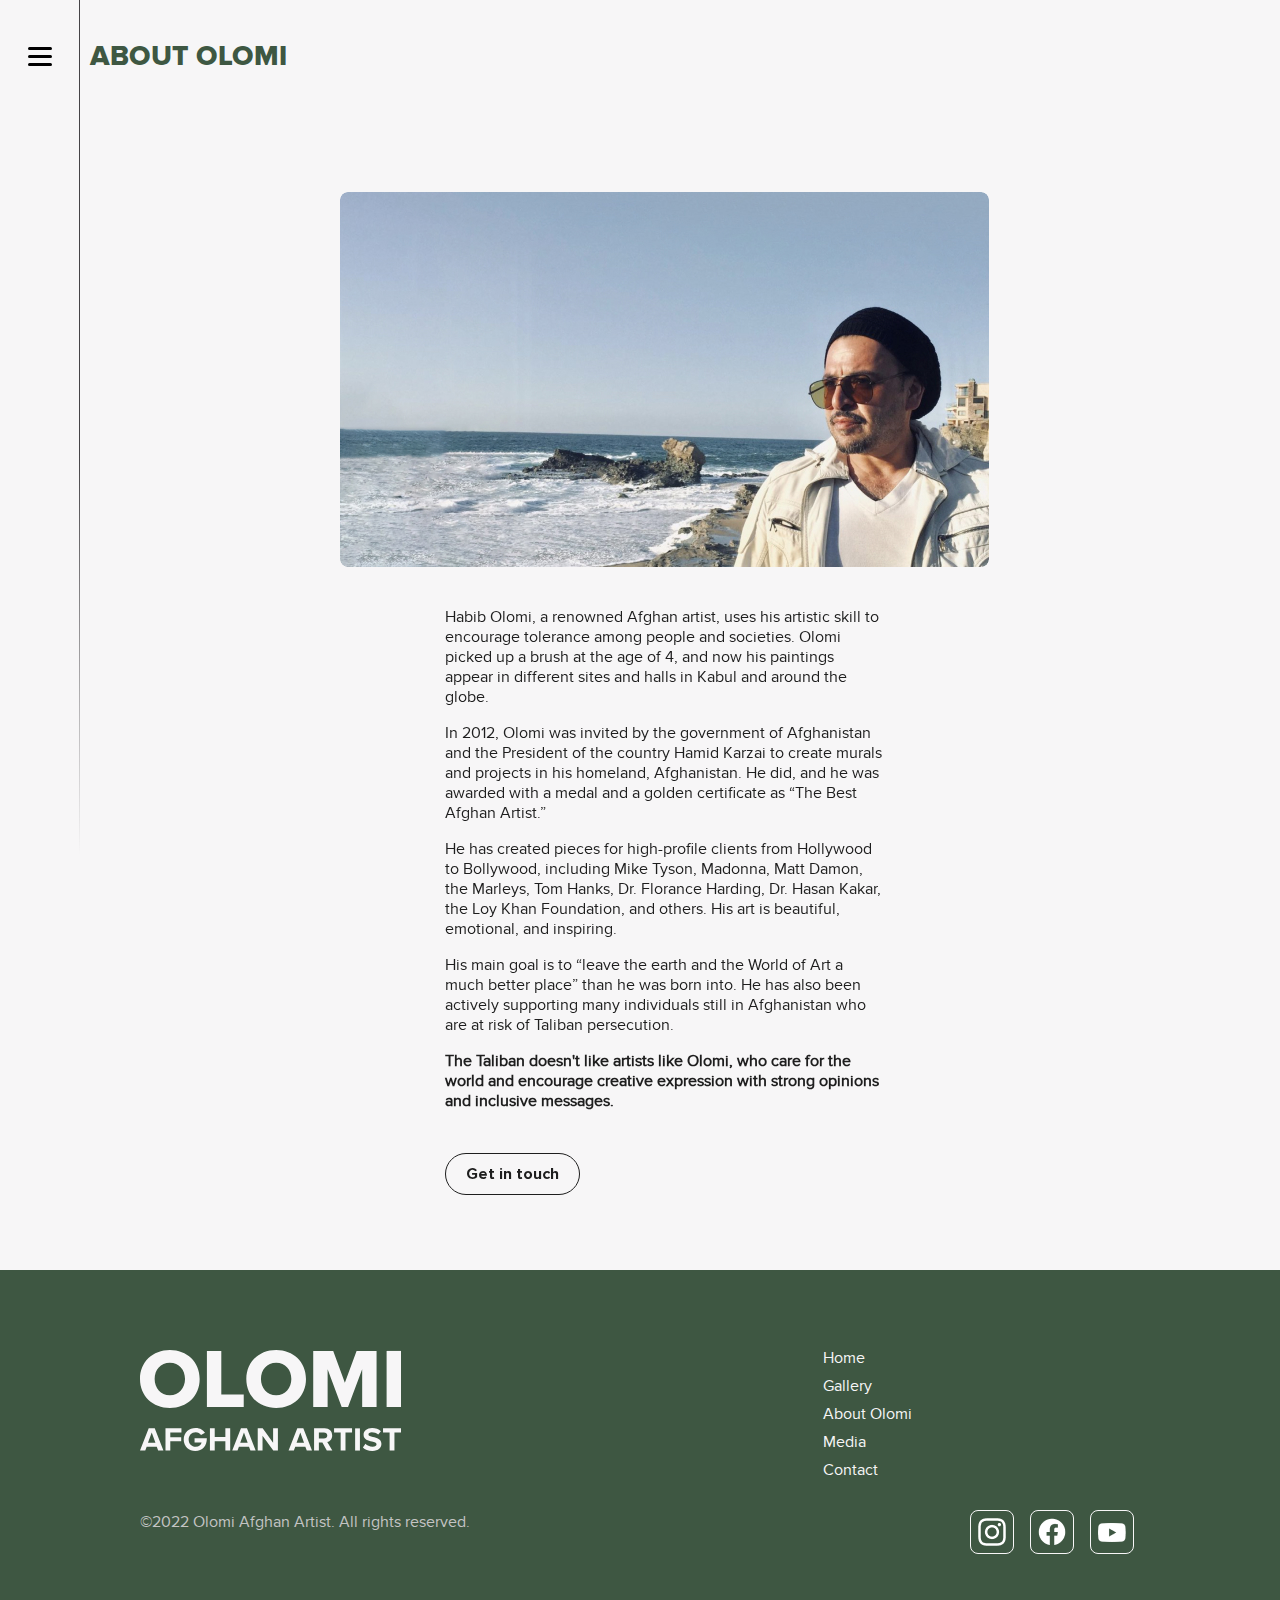
<file: about-olomi.html>
<!DOCTYPE html>
<html lang="en">

<head>
	<meta charset="utf-8">
	<meta name="description" content="">
	<meta http-equiv="X-UA-Compatible" content="IE=edge">
	<!-- <meta name="viewport" content="width=device-width, initial-scale=1"> -->
	<meta name="viewport" content="width=device-width, initial-scale=1, user-scalable=no">
	<title>OLOMI Gallery</title>
	<meta name="description" content="" />
	<meta name="title" content="" />
	<meta name="keywords" content="" />
	<!-- Favicon -->
	<link rel="apple-touch-icon" sizes="180x180" href="images/apple-touch-icon.png">
	<link rel="icon" type="image/png" sizes="32x32" href="images/favicon-32x32.png">
	<link rel="icon" type="image/png" sizes="16x16" href="images/favicon-16x16.png">
	<link rel="manifest" href="images/site.webmanifest">
	<link rel="mask-icon" href="images/safari-pinned-tab.svg" color="#5bbad5">
	<meta name="msapplication-TileColor" content="#da532c">

	<!-- Bootstrap -->
	<link href="css/bootstrap.css" rel="stylesheet">
	<!--=== Add By Designer ===-->
	<link href="css/slick.css" rel="stylesheet">
	<link href="css/aos.css" rel="stylesheet">
	<link href="css/style.css" rel="stylesheet">
	<link href="fonts/fonts.css" rel="stylesheet">
	<link href="css/responsive.css" rel="stylesheet">
	<!-- Font Awesome -->
	<link href="css/fontawesome.min.css" rel="stylesheet">
	<!--=== Windows Phone JS Code Start ===-->
	<script type="text/javascript">
		if (navigator.userAgent.match(/IEMobile\/10\.0/)) {
			var msViewportStyle = document.createElement('style')
			msViewportStyle.appendChild(
				document.createTextNode(
					'@-ms-viewport{width:auto!important}'
				)
			)
			document.querySelector('head').appendChild(msViewportStyle)
		}
	</script>
	<!--=== Windows Phone JS Code End ===-->
	<!-- HTML5 shim and Respond.js for IE8 support of HTML5 elements and media queries -->
	<!-- WARNING: Respond.js doesn't work if you view the page via file:// -->
	<!--[if lt IE 9]>
	<script src="https://oss.maxcdn.com/html5shiv/3.7.2/html5shiv.min.js"></script>
	<script src="https://oss.maxcdn.com/respond/1.4.2/respond.min.js"></script>
<![endif]-->
</head>

<body>

	<div class="sidebar">
		<a href="#" class="logo"><img src="images/logo2.svg" alt="logo" class="img-fluid"></a>
		<button class="navbar-toggler" type="button">
			<span class="navbar-toggler-icon">
				<span class="toggle-bar"></span>
				<span class="toggle-bar"></span>
				<span class="toggle-bar"></span>
			</span>
		</button>
	</div>


	<div class="navbar-menu">
		<div class="menu-close">
			<svg width="84" height="84" viewBox="0 0 84 84" fill="none" xmlns="http://www.w3.org/2000/svg">
				<circle cx="42" cy="42" r="41.5" stroke="white" />
				<path
					d="M54.2834 51.7167C55.0168 52.45 55.0168 53.55 54.2834 54.2833C53.9168 54.65 53.5501 54.8333 53.0001 54.8333C52.4501 54.8333 52.0834 54.65 51.7168 54.2833L42.0001 44.5667L32.2834 54.2833C31.9167 54.65 31.5501 54.8333 31.0001 54.8333C30.4501 54.8333 30.0834 54.65 29.7167 54.2833C28.9834 53.55 28.9834 52.45 29.7167 51.7167L39.4334 42L29.7167 32.2833C28.9834 31.55 28.9834 30.45 29.7167 29.7167C30.4501 28.9833 31.5501 28.9833 32.2834 29.7167L42.0001 39.4333L51.7168 29.7167C52.4501 28.9833 53.5501 28.9833 54.2834 29.7167C55.0168 30.45 55.0168 31.55 54.2834 32.2833L44.5667 42L54.2834 51.7167Z"
					fill="white" />
				<mask id="mask0_204_791" style="mask-type:alpha" maskUnits="userSpaceOnUse" x="29" y="29" width="26"
					height="26">
					<path
						d="M54.2834 51.7167C55.0168 52.45 55.0168 53.55 54.2834 54.2833C53.9168 54.65 53.5501 54.8333 53.0001 54.8333C52.4501 54.8333 52.0834 54.65 51.7168 54.2833L42.0001 44.5667L32.2834 54.2833C31.9167 54.65 31.5501 54.8333 31.0001 54.8333C30.4501 54.8333 30.0834 54.65 29.7167 54.2833C28.9834 53.55 28.9834 52.45 29.7167 51.7167L39.4334 42L29.7167 32.2833C28.9834 31.55 28.9834 30.45 29.7167 29.7167C30.4501 28.9833 31.5501 28.9833 32.2834 29.7167L42.0001 39.4333L51.7168 29.7167C52.4501 28.9833 53.5501 28.9833 54.2834 29.7167C55.0168 30.45 55.0168 31.55 54.2834 32.2833L44.5667 42L54.2834 51.7167Z"
						fill="white" />
				</mask>
				<g mask="url(#mask0_204_791)">
					<rect x="20" y="20" width="44" height="44" fill="white" />
				</g>
			</svg>
		</div>
		<ul class="navbar-nav">
			<li class="nav-item">
				<a class="nav-link active" href="home.html">Home</a>
			</li>
			<li class="nav-item">
				<a class="nav-link" href="gallery.html">Gallery</a>
			</li>
			<li class="nav-item">
				<a class="nav-link" href="about-olomi.html">About Olomi</a>
			</li>
			<li class="nav-item">
				<a class="nav-link" href="media.html">Media</a>
			</li>
			<li class="nav-item">
				<a class="nav-link" href="contact.html">Contact</a>
			</li>
		</ul>
	</div>

	<div class="main-wrapper">
		<div class="page-title">
			<h1>About Olomi</h1>
		</div>

		<div class="portfilo-detail-main">
			<div class="container">
				<div class="about-detail">
					<div class="portfolio-image" data-aos="fade" data-aos-offset="100" data-aos-delay="100" data-aos-duration="1000"
					data-aos-easing="ease-in-out">
						<img src="images/about.jpg" alt="about" class="img-fluid">
					</div>
					<div class="portfolio-detail" data-aos="fade" data-aos-offset="100" data-aos-delay="100" data-aos-duration="1000"
					data-aos-easing="ease-in-out">
						<div class="detail">
							<p>Habib Olomi, a renowned Afghan artist, uses his artistic skill to encourage tolerance among people and societies. Olomi picked up a brush at the age of 4, and now his paintings appear in different sites and halls in Kabul and around the globe.</p>
							<p>In 2012, Olomi was invited by the government of Afghanistan and the President of the country Hamid Karzai to create murals and projects in his homeland, Afghanistan. He did, and he was awarded with a medal and a golden certificate as “The Best Afghan Artist.”</p>
							<p>He has created pieces for high-profile clients from Hollywood to Bollywood, including Mike Tyson, Madonna, Matt Damon, the Marleys, Tom Hanks, Dr. Florance Harding, Dr. Hasan Kakar, the Loy Khan Foundation, and others. His art is beautiful, emotional, and inspiring.</p>
							<p>His main goal is to “leave the earth and the World of Art a much better place” than he was born into. He has also been actively supporting many individuals still in Afghanistan who are at risk of Taliban persecution.</p>
							<p><b>The Taliban doesn't like artists like Olomi, who care for the world and encourage creative expression with strong opinions and inclusive messages.</b></p>
							<a href="contact.html" class="btn btn-common btn-border">Get in touch</a>
						</div>
					</div>
				</div>
			</div>
		</div>

	</div>

	<footer class="footer">
		<div class="container">
			<div class="row">
				<div class="col-sm-12 col-md-8">
					<div class="f-left">
						<div class="logo">
							<a href="#">
								<img src="images/logo.svg" alt="logo" class="img-fluid">
							</a>
						</div>
					</div>
				</div>
				<div class="col-sm-12 col-md-4">
					<div class="f-right">
						<ul>
							<li><a href="home.html">Home</a></li>
							<li><a href="gallery.html">Gallery</a></li>
							<li><a href="about-olomi.html">About Olomi</a></li>
							<li><a href="media.html">Media</a></li>
							<li><a href="contact.html">Contact</a></li>
						</ul>
					</div>
				</div>
			</div>
			<div class="row align-items-center">
				<div class="col-sm-12 col-md-8">
					<div class="f-left">
						<p>©2022 Olomi Afghan Artist. All rights reserved.</p>
					</div>
				</div>
				<div class="col-sm-12 col-md-4">
					<div class="f-right">
						<div class="social">
							<ul>
								<li><a target="_blank" href="https://www.instagram.com/olomigallery/"><img src="images/instagram.png" alt="social" class="img-fluid"></a></li>
								<li><a target="_blank" href="https://www.facebook.com/olomiart"><img src="images/facebook.png" alt="social" class="img-fluid"></a></li>
								<li><a target="_blank" href="https://www.youtube.com/channel/UCB0UlgntVzBdNGA2PNJQocg"><img src="images/youtube.png" alt="social" class="img-fluid"></a></li>
							</ul>
						</div>
					</div>
				</div>
			</div>
		</div>
	</footer>


	<!-- Modal -->
	<div class="modal fade gallery-modal" id="exampleModal" tabindex="-1" aria-labelledby="exampleModalLabel" aria-hidden="true">
		<div class="modal-dialog">
			
			<div class="modal-content">	
				<a href="#" class="modal-close" data-bs-dismiss="modal" aria-label="Close">
					<svg width="84" height="84" viewBox="0 0 84 84" fill="none" xmlns="http://www.w3.org/2000/svg">
						<circle cx="42" cy="42" r="41.5" stroke="white"></circle>
						<path d="M54.2834 51.7167C55.0168 52.45 55.0168 53.55 54.2834 54.2833C53.9168 54.65 53.5501 54.8333 53.0001 54.8333C52.4501 54.8333 52.0834 54.65 51.7168 54.2833L42.0001 44.5667L32.2834 54.2833C31.9167 54.65 31.5501 54.8333 31.0001 54.8333C30.4501 54.8333 30.0834 54.65 29.7167 54.2833C28.9834 53.55 28.9834 52.45 29.7167 51.7167L39.4334 42L29.7167 32.2833C28.9834 31.55 28.9834 30.45 29.7167 29.7167C30.4501 28.9833 31.5501 28.9833 32.2834 29.7167L42.0001 39.4333L51.7168 29.7167C52.4501 28.9833 53.5501 28.9833 54.2834 29.7167C55.0168 30.45 55.0168 31.55 54.2834 32.2833L44.5667 42L54.2834 51.7167Z" fill="white"></path>
						<mask id="mask0_204_791" style="mask-type:alpha" maskUnits="userSpaceOnUse" x="29" y="29" width="26" height="26">
							<path d="M54.2834 51.7167C55.0168 52.45 55.0168 53.55 54.2834 54.2833C53.9168 54.65 53.5501 54.8333 53.0001 54.8333C52.4501 54.8333 52.0834 54.65 51.7168 54.2833L42.0001 44.5667L32.2834 54.2833C31.9167 54.65 31.5501 54.8333 31.0001 54.8333C30.4501 54.8333 30.0834 54.65 29.7167 54.2833C28.9834 53.55 28.9834 52.45 29.7167 51.7167L39.4334 42L29.7167 32.2833C28.9834 31.55 28.9834 30.45 29.7167 29.7167C30.4501 28.9833 31.5501 28.9833 32.2834 29.7167L42.0001 39.4333L51.7168 29.7167C52.4501 28.9833 53.5501 28.9833 54.2834 29.7167C55.0168 30.45 55.0168 31.55 54.2834 32.2833L44.5667 42L54.2834 51.7167Z" fill="white"></path>
						</mask>
						<g mask="url(#mask0_204_791)">
							<rect x="20" y="20" width="44" height="44" fill="white"></rect>
						</g>
					</svg>
				</a>
				<div class="modal-body">
					<div class="gallery-slider">
						<div class="g-item">
							<div class="g-title">
								<h3>name of the Piece</h3>
							</div>
							<img src="images/gallery1.jpg" alt="gallery-slider" class="img-fluid">
							<div class="g-detail">
								<p>Lorem ipsum dolor sit amet, consectetur adipiscing elit. Viverra tempus cursus in molestie magna scelerisque. Amet commodo lectus orci luctus adipiscing.</p>
								<a href="#" class="btn btn-common">Read more</a>
							</div>
						</div>
						<div class="g-item">
							<div class="g-title">
								<h3>name of the Piece</h3>
							</div>
							<img src="images/gallery2.jpg" alt="gallery-slider" class="img-fluid">
							<div class="g-detail">
								<p>Lorem ipsum dolor sit amet, consectetur adipiscing elit. Viverra tempus cursus in molestie magna scelerisque. Amet commodo lectus orci luctus adipiscing.</p>
								<a href="#" class="btn btn-common">Read more</a>
							</div>
						</div>
					</div>
				</div>
			</div>
		</div>
	</div>

	<!-- jQuery (necessary for Bootstrap's JavaScript plugins) -->
	<script src="js/jquery-3.6.0.min.js"></script>
	<!-- Bootstrap Bundle with Popper -->
	<script src="js/bootstrap.bundle.min.js"></script>
	<script src="js/slick.min.js"></script>
	<!-- ofi -->
	<script src="js/ofi.min.js"></script>
	<script src="js/aos.js"></script>
	<script src="js/script.js"></script>
</body>

</html>
</file>
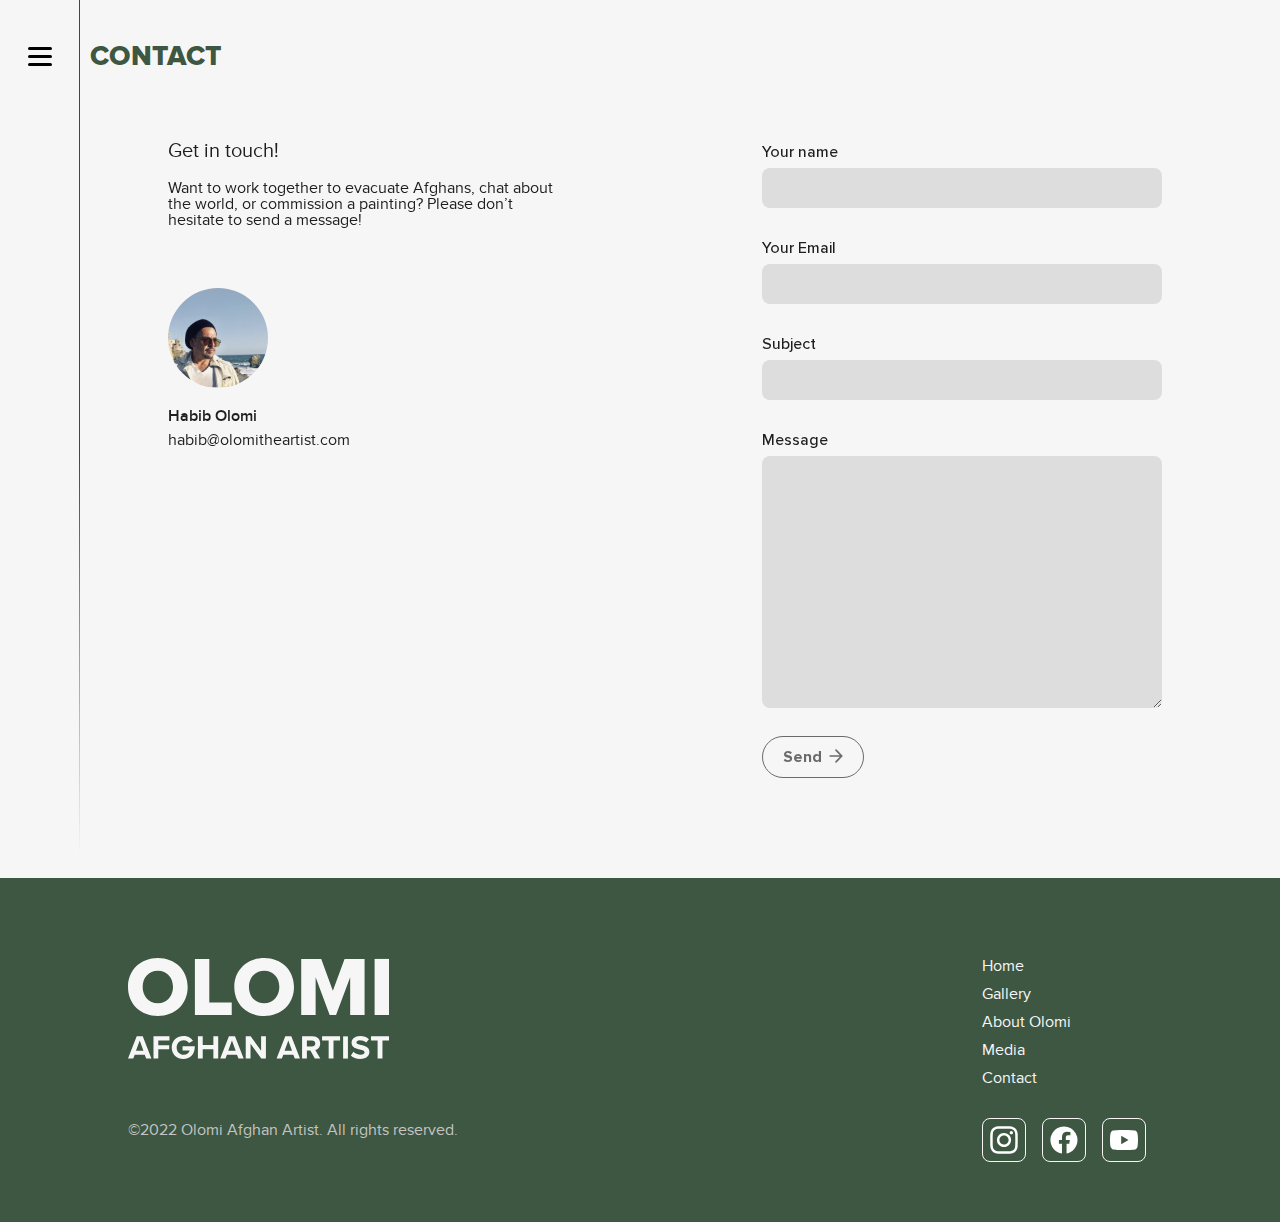
<file: contact.html>
<!DOCTYPE html>
<html lang="en">

<head>
	<meta charset="utf-8">
	<meta name="description" content="">
	<meta http-equiv="X-UA-Compatible" content="IE=edge">
	<!-- <meta name="viewport" content="width=device-width, initial-scale=1"> -->
	<meta name="viewport" content="width=device-width, initial-scale=1, user-scalable=no">
	<title>OLOMI Gallery</title>
	<meta name="description" content="" />
	<meta name="title" content="" />
	<meta name="keywords" content="" />
	<!-- Favicon -->
	<link rel="icon" href="images/favicon.ico" type="image/x-icon" />
	<link rel="apple-touch-icon" sizes="180x180" href="images/apple-touch-icon.png">
	<link rel="icon" type="image/png" sizes="32x32" href="images/favicon-32x32.png">
	<link rel="icon" type="image/png" sizes="16x16" href="images/favicon-16x16.png">
	<link rel="manifest" href="images/site.webmanifest">
	<meta name="msapplication-TileColor" content="#da532c">
	<meta name="theme-color" content="#ffffff">

	<!-- Bootstrap -->
	<link href="css/bootstrap.css" rel="stylesheet">
	<!--=== Add By Designer ===-->
	<link href="css/slick.css" rel="stylesheet">
	<link href="css/aos.css" rel="stylesheet">
	<link href="css/style.css" rel="stylesheet">
	<link href="fonts/fonts.css" rel="stylesheet">
	<link href="css/responsive.css" rel="stylesheet">
	<!-- Font Awesome -->
	<link href="css/fontawesome.min.css" rel="stylesheet">
	<!--=== Windows Phone JS Code Start ===-->
	<script type="text/javascript">
		if (navigator.userAgent.match(/IEMobile\/10\.0/)) {
			var msViewportStyle = document.createElement('style')
			msViewportStyle.appendChild(
				document.createTextNode(
					'@-ms-viewport{width:auto!important}'
				)
			)
			document.querySelector('head').appendChild(msViewportStyle)
		}
	</script>
	<!--=== Windows Phone JS Code End ===-->
	<!-- HTML5 shim and Respond.js for IE8 support of HTML5 elements and media queries -->
	<!-- WARNING: Respond.js doesn't work if you view the page via file:// -->
	<!--[if lt IE 9]>
	<script src="https://oss.maxcdn.com/html5shiv/3.7.2/html5shiv.min.js"></script>
	<script src="https://oss.maxcdn.com/respond/1.4.2/respond.min.js"></script>
<![endif]-->
</head>

<body>

	<div class="sidebar">
		<a href="#" class="logo"><img src="images/logo2.svg" alt="logo" class="img-fluid"></a>
		<button class="navbar-toggler" type="button">
			<span class="navbar-toggler-icon">
				<span class="toggle-bar"></span>
				<span class="toggle-bar"></span>
				<span class="toggle-bar"></span>
			</span>
		</button>
	</div>


	<div class="navbar-menu">
		<div class="menu-close">
			<svg width="84" height="84" viewBox="0 0 84 84" fill="none" xmlns="http://www.w3.org/2000/svg">
				<circle cx="42" cy="42" r="41.5" stroke="white" />
				<path
					d="M54.2834 51.7167C55.0168 52.45 55.0168 53.55 54.2834 54.2833C53.9168 54.65 53.5501 54.8333 53.0001 54.8333C52.4501 54.8333 52.0834 54.65 51.7168 54.2833L42.0001 44.5667L32.2834 54.2833C31.9167 54.65 31.5501 54.8333 31.0001 54.8333C30.4501 54.8333 30.0834 54.65 29.7167 54.2833C28.9834 53.55 28.9834 52.45 29.7167 51.7167L39.4334 42L29.7167 32.2833C28.9834 31.55 28.9834 30.45 29.7167 29.7167C30.4501 28.9833 31.5501 28.9833 32.2834 29.7167L42.0001 39.4333L51.7168 29.7167C52.4501 28.9833 53.5501 28.9833 54.2834 29.7167C55.0168 30.45 55.0168 31.55 54.2834 32.2833L44.5667 42L54.2834 51.7167Z"
					fill="white" />
				<mask id="mask0_204_791" style="mask-type:alpha" maskUnits="userSpaceOnUse" x="29" y="29" width="26"
					height="26">
					<path
						d="M54.2834 51.7167C55.0168 52.45 55.0168 53.55 54.2834 54.2833C53.9168 54.65 53.5501 54.8333 53.0001 54.8333C52.4501 54.8333 52.0834 54.65 51.7168 54.2833L42.0001 44.5667L32.2834 54.2833C31.9167 54.65 31.5501 54.8333 31.0001 54.8333C30.4501 54.8333 30.0834 54.65 29.7167 54.2833C28.9834 53.55 28.9834 52.45 29.7167 51.7167L39.4334 42L29.7167 32.2833C28.9834 31.55 28.9834 30.45 29.7167 29.7167C30.4501 28.9833 31.5501 28.9833 32.2834 29.7167L42.0001 39.4333L51.7168 29.7167C52.4501 28.9833 53.5501 28.9833 54.2834 29.7167C55.0168 30.45 55.0168 31.55 54.2834 32.2833L44.5667 42L54.2834 51.7167Z"
						fill="white" />
				</mask>
				<g mask="url(#mask0_204_791)">
					<rect x="20" y="20" width="44" height="44" fill="white" />
				</g>
			</svg>
		</div>
		<ul class="navbar-nav">
			<li class="nav-item">
				<a class="nav-link active" href="home.html">Home</a>
			</li>
			<li class="nav-item">
				<a class="nav-link" href="gallery.html">Gallery</a>
			</li>
			<li class="nav-item">
				<a class="nav-link" href="about-olomi.html">About Olomi</a>
			</li>
			<li class="nav-item">
				<a class="nav-link" href="media.html">Media</a>
			</li>
			<li class="nav-item">
				<a class="nav-link" href="contact.html">Contact</a>
			</li>
		</ul>
	</div>

	<div class="main-wrapper">
		<div class="page-title">
			<h1>contact</h1>
		</div>

		<div class="contact-main">
			<div class="container">
				<div class="row justify-content-between">
					<div class="col-sm-12 col-md-6 col-lg-5">
						<div class="contact-detail" data-aos="fade" data-aos-offset="100" data-aos-delay="100" data-aos-duration="1000"
						data-aos-easing="ease-in-out">
							<h3>Get in touch!</h3>
							<p>Want to work together to evacuate Afghans, chat about the world, or commission a painting? Please don’t hesitate to send a message!</p>

							<div class="person">
								<div class="image">
									<img src="images/person.png" alt="person" class="imgf-fluid">
								</div>
								<h4>Habib Olomi</h4>
								<p><a href="#">habib@olomitheartist.com</a></p>
							</div>
						</div>
					</div>

					<div class="col-sm-12 col-md-6 col-lg-5">
						<div class="contact-form" data-aos="fade" data-aos-offset="100" data-aos-delay="100" data-aos-duration="1000"
						data-aos-easing="ease-in-out">
							<form action="">
								<div class="form-group">
									<label for="">Your name</label>
									<input type="text" name="name" class="form-control">
								</div>
								<div class="form-group">
									<label for="">Your Email</label>
									<input type="text" name="email" class="form-control">
								</div>
								<div class="form-group">
									<label for="">Subject</label>
									<input type="text" name="subject" class="form-control">
								</div>
								<div class="form-group">
									<label for="">Message</label>
									<textarea name="message" cols="30" rows="10" class="form-control"></textarea>
								</div>
								<button class="btn btn-common btn-border" id="send" disabled>Send<svg width="14" height="14" viewBox="0 0 14 14" fill="none" xmlns="http://www.w3.org/2000/svg">
									<path fill-rule="evenodd" clip-rule="evenodd" d="M6.41042 0.57741C6.08498 0.902847 6.08498 1.43048 6.41042 1.75592L10.8212 6.16667H1.16634C0.706104 6.16667 0.333008 6.53976 0.333008 7C0.333008 7.46024 0.706104 7.83333 1.16634 7.83333H10.8212L6.41042 12.2441C6.08498 12.5695 6.08498 13.0971 6.41042 13.4226C6.73586 13.748 7.26349 13.748 7.58893 13.4226L13.4223 7.58925C13.5804 7.43113 13.6617 7.22527 13.6661 7.01807C13.6664 7.00602 13.6664 6.99397 13.6661 6.98193C13.6639 6.87641 13.642 6.77572 13.6041 6.68336C13.5634 6.58419 13.5028 6.49127 13.4223 6.41074L7.58893 0.57741C7.26349 0.251973 6.73586 0.251973 6.41042 0.57741Z" fill="#212121"/>
									</svg>
								</button>
							</form>
						</div>
					</div>
				</div>
			</div>
		</div>
	</div>

	<footer class="footer">
		<div class="row">
			<div class="col-sm-12 col-md-8">
				<div class="f-left">
					<div class="logo">
						<a href="index.html">
							<img src="images/logo.svg" alt="logo" class="img-fluid">
						</a>
					</div>
				</div>
			</div>
			<div class="col-sm-12 col-md-4">
				<div class="f-right f_links">
					<ul>
						<li><a href="home.html">Home</a></li>
						<li><a href="gallery.html">Gallery</a></li>
						<li><a href="about-olomi.html">About Olomi</a></li>
						<li><a href="media.html">Media</a></li>
						<li><a href="contact.html">Contact</a></li>
					</ul>
				</div>
			</div>
		</div>
		<div class="row align-items-center">
			<div class="col-sm-12 col-md-8">
				<div class="f-left">
					<p>©2022 Olomi Afghan Artist. All rights reserved.</p>
				</div>
			</div>
			<div class="col-sm-12 col-md-4">
				<div class="f-right">
					<div class="social">
						<ul>
							<li><a href="#"><img src="images/instagram.svg" alt=""></a></li>
							<li><a href="#"><img src="images/facebook-icon.svg" alt=""></a></li>
							<li><a href="#"><img src="images/youtube-icon.svg" alt=""></a></li>
							<!-- <li><a href="#"><img src="images/instagram.png" alt="social" class="img-fluid"></a></li>
							<li><a href="#"><img src="images/facebook.png" alt="social" class="img-fluid"></a></li>
							<li><a href="#"><img src="images/youtube.png" alt="social" class="img-fluid"></a></li> -->
						</ul>
					</div>
				</div>
			</div>
		</div>
	</footer>



	<!-- jQuery (necessary for Bootstrap's JavaScript plugins) -->
	<script src="js/jquery-3.6.0.min.js"></script>
	<!-- Bootstrap Bundle with Popper -->
	<script src="js/bootstrap.bundle.min.js"></script>
	<script src="js/slick.min.js"></script>
	<!-- ofi -->
	<script src="js/ofi.min.js"></script>
	<script src="js/aos.js"></script>
	<script src="js/script.js"></script>
</body>

</html>
</file>
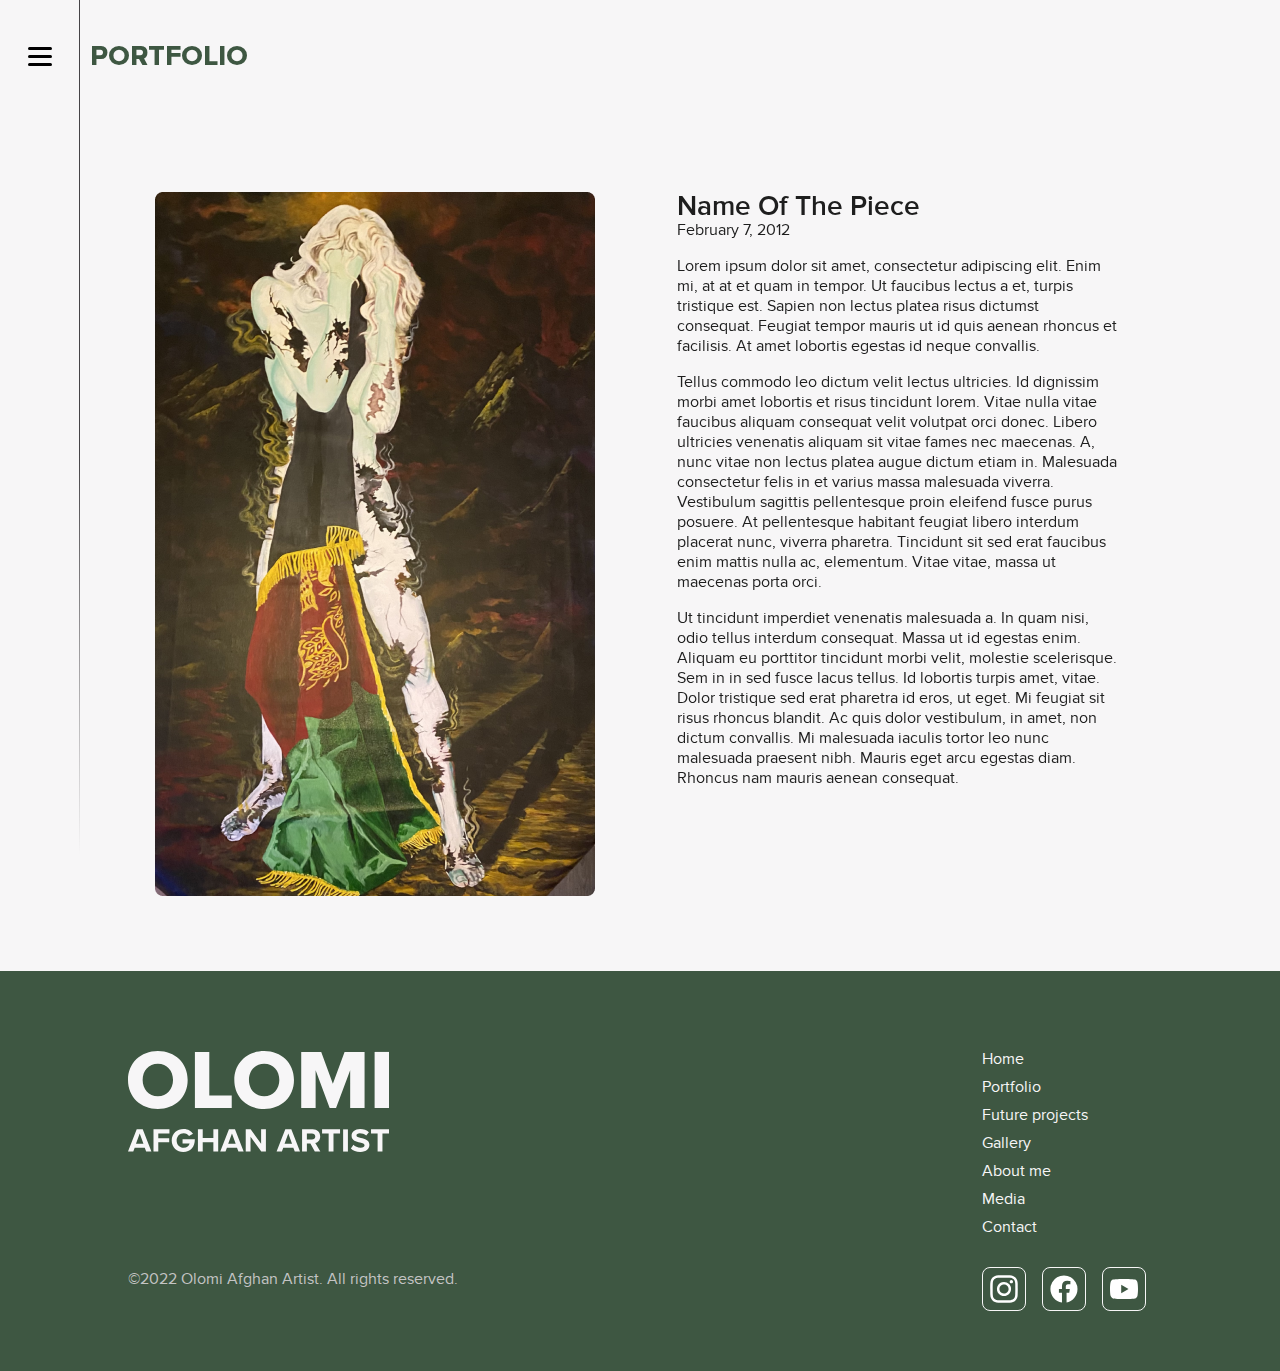
<file: future-project-auction.html>
<!DOCTYPE html>
<html lang="en">

<head>
	<meta charset="utf-8">
	<meta name="description" content="">
	<meta http-equiv="X-UA-Compatible" content="IE=edge">
	<!-- <meta name="viewport" content="width=device-width, initial-scale=1"> -->
	<meta name="viewport" content="width=device-width, initial-scale=1, user-scalable=no">
	<title>OLOMI Gallery</title>
	<meta name="description" content="" />
	<meta name="title" content="" />
	<meta name="keywords" content="" />
	<!-- Favicon -->
	<link rel="icon" href="images/favicon.ico" type="image/x-icon" />
	<link rel="apple-touch-icon" sizes="180x180" href="images/apple-touch-icon.png">
	<link rel="icon" type="image/png" sizes="32x32" href="images/favicon-32x32.png">
	<link rel="icon" type="image/png" sizes="16x16" href="images/favicon-16x16.png">
	<link rel="manifest" href="images/site.webmanifest">
	<meta name="msapplication-TileColor" content="#da532c">
	<meta name="theme-color" content="#ffffff">

	<!-- Bootstrap -->
	<link href="css/bootstrap.css" rel="stylesheet">
	<!--=== Add By Designer ===-->
	<link href="css/slick.css" rel="stylesheet">
	<link href="css/aos.css" rel="stylesheet">
	<link href="css/style.css" rel="stylesheet">
	<link href="fonts/fonts.css" rel="stylesheet">
	<link href="css/responsive.css" rel="stylesheet">
	<!-- Font Awesome -->
	<link href="css/fontawesome.min.css" rel="stylesheet">
	<!--=== Windows Phone JS Code Start ===-->
	<script type="text/javascript">
		if (navigator.userAgent.match(/IEMobile\/10\.0/)) {
			var msViewportStyle = document.createElement('style')
			msViewportStyle.appendChild(
				document.createTextNode(
					'@-ms-viewport{width:auto!important}'
				)
			)
			document.querySelector('head').appendChild(msViewportStyle)
		}
	</script>
	<!--=== Windows Phone JS Code End ===-->
	<!-- HTML5 shim and Respond.js for IE8 support of HTML5 elements and media queries -->
	<!-- WARNING: Respond.js doesn't work if you view the page via file:// -->
	<!--[if lt IE 9]>
	<script src="https://oss.maxcdn.com/html5shiv/3.7.2/html5shiv.min.js"></script>
	<script src="https://oss.maxcdn.com/respond/1.4.2/respond.min.js"></script>
<![endif]-->
</head>

<body>

	<div class="sidebar">
		<a href="#" class="logo"><img src="images/logo2.svg" alt="logo" class="img-fluid"></a>
		<button class="navbar-toggler" type="button">
			<span class="navbar-toggler-icon">
				<span class="toggle-bar"></span>
				<span class="toggle-bar"></span>
				<span class="toggle-bar"></span>
			</span>
		</button>
	</div>


	<div class="navbar-menu">
		<div class="menu-close">
			<svg width="84" height="84" viewBox="0 0 84 84" fill="none" xmlns="http://www.w3.org/2000/svg">
				<circle cx="42" cy="42" r="41.5" stroke="white" />
				<path
					d="M54.2834 51.7167C55.0168 52.45 55.0168 53.55 54.2834 54.2833C53.9168 54.65 53.5501 54.8333 53.0001 54.8333C52.4501 54.8333 52.0834 54.65 51.7168 54.2833L42.0001 44.5667L32.2834 54.2833C31.9167 54.65 31.5501 54.8333 31.0001 54.8333C30.4501 54.8333 30.0834 54.65 29.7167 54.2833C28.9834 53.55 28.9834 52.45 29.7167 51.7167L39.4334 42L29.7167 32.2833C28.9834 31.55 28.9834 30.45 29.7167 29.7167C30.4501 28.9833 31.5501 28.9833 32.2834 29.7167L42.0001 39.4333L51.7168 29.7167C52.4501 28.9833 53.5501 28.9833 54.2834 29.7167C55.0168 30.45 55.0168 31.55 54.2834 32.2833L44.5667 42L54.2834 51.7167Z"
					fill="white" />
				<mask id="mask0_204_791" style="mask-type:alpha" maskUnits="userSpaceOnUse" x="29" y="29" width="26"
					height="26">
					<path
						d="M54.2834 51.7167C55.0168 52.45 55.0168 53.55 54.2834 54.2833C53.9168 54.65 53.5501 54.8333 53.0001 54.8333C52.4501 54.8333 52.0834 54.65 51.7168 54.2833L42.0001 44.5667L32.2834 54.2833C31.9167 54.65 31.5501 54.8333 31.0001 54.8333C30.4501 54.8333 30.0834 54.65 29.7167 54.2833C28.9834 53.55 28.9834 52.45 29.7167 51.7167L39.4334 42L29.7167 32.2833C28.9834 31.55 28.9834 30.45 29.7167 29.7167C30.4501 28.9833 31.5501 28.9833 32.2834 29.7167L42.0001 39.4333L51.7168 29.7167C52.4501 28.9833 53.5501 28.9833 54.2834 29.7167C55.0168 30.45 55.0168 31.55 54.2834 32.2833L44.5667 42L54.2834 51.7167Z"
						fill="white" />
				</mask>
				<g mask="url(#mask0_204_791)">
					<rect x="20" y="20" width="44" height="44" fill="white" />
				</g>
			</svg>
		</div>
		<ul class="navbar-nav">
			<li class="nav-item">
				<a class="nav-link" href="home.html">Home</a>
			</li>
			<li class="nav-item">
				<a class="nav-link" href="portfolio.html">Portfolio</a>
			</li>
			<li class="nav-item">
				<a class="nav-link active" href="future-projects.html">Future projects</a>
			</li>
			<li class="nav-item">
				<a class="nav-link" href="gallery.html">Gallery</a>
			</li>
			<li class="nav-item">
				<a class="nav-link" href="about-me.html">About me</a>
			</li>
			<li class="nav-item">
				<a class="nav-link" href="media.html">Media</a>
			</li>
			<li class="nav-item">
				<a class="nav-link" href="contact.html">Contact</a>
			</li>
		</ul>
	</div>

	<div class="main-wrapper">
		<div class="page-title" data-aos="fade" data-aos-offset="100" data-aos-delay="100" data-aos-duration="1000"
		data-aos-easing="ease-in-out">
			<h1>Portfolio</h1>
		</div>

		<div class="portfilo-detail-main">
			<div class="container">
				<div class="row">
					<div class="col-sm-12 col-md-6">
						<div class="portfolio-image" data-aos="fade" data-aos-offset="100" data-aos-delay="100" data-aos-duration="1000"
						data-aos-easing="ease-in-out">
							<img src="images/auction.png" alt="portfolio" class="img-fluid">
						</div>
					</div>
					<div class="col-sm-12 col-md-6">
						<div class="portfolio-detail m-0">
							<div class="detail" data-aos="fade" data-aos-offset="100" data-aos-delay="100" data-aos-duration="1000"
							data-aos-easing="ease-in-out">
								<h3>name of the Piece</h3>
								<span>February 7, 2012</span>
								<p>Lorem ipsum dolor sit amet, consectetur adipiscing elit. Enim mi, at at et quam in tempor. Ut faucibus lectus a et, turpis tristique est. Sapien non lectus platea risus dictumst consequat. Feugiat tempor mauris ut id quis aenean rhoncus et facilisis. At amet lobortis egestas id neque convallis.</p>
								<p>Tellus commodo leo dictum velit lectus ultricies. Id dignissim morbi amet lobortis et risus tincidunt lorem. Vitae nulla vitae faucibus aliquam consequat velit volutpat orci donec. Libero ultricies venenatis aliquam sit vitae fames nec maecenas. A, nunc vitae non lectus platea augue dictum etiam in. Malesuada consectetur felis in et varius massa malesuada viverra. Vestibulum sagittis pellentesque proin eleifend fusce purus posuere. At pellentesque habitant feugiat libero interdum placerat nunc, viverra pharetra. Tincidunt sit sed erat faucibus enim mattis nulla ac, elementum. Vitae vitae, massa ut maecenas porta orci.</p>
								<p>Ut tincidunt imperdiet venenatis malesuada a. In quam nisi, odio tellus interdum consequat. Massa ut id egestas enim. Aliquam eu porttitor tincidunt morbi velit, molestie scelerisque. Sem in in sed fusce lacus tellus. Id lobortis turpis amet, vitae. Dolor tristique sed erat pharetra id eros, ut eget. Mi feugiat sit risus rhoncus blandit. Ac quis dolor vestibulum, in amet, non dictum convallis. Mi malesuada iaculis tortor leo nunc malesuada praesent nibh. Mauris eget arcu egestas diam. Rhoncus nam mauris aenean consequat.</p>
							</div>
						</div>
					</div>
				</div>

			</div>
		</div>

	</div>

	<footer class="footer">
		<div class="row">
			<div class="col-sm-12 col-md-8">
				<div class="f-left">
					<div class="logo">
						<a href="index.html">
							<img src="images/logo.svg" alt="logo" class="img-fluid">
						</a>
					</div>
				</div>
			</div>
			<div class="col-sm-12 col-md-4">
				<div class="f-right f_links">
					<ul>
						<li><a href="home.html">Home</a></li>
						<li><a href="portfolio.html">Portfolio</a></li>
						<li><a href="future-projects.html">Future projects</a></li>
						<li><a href="gallery.html">Gallery</a></li>
						<li><a href="about-me.html">About me</a></li>
						<li><a href="media.html">Media</a></li>
						<li><a href="contact.html">Contact</a></li>
					</ul>
				</div>
			</div>
		</div>
		<div class="row align-items-center">
			<div class="col-sm-12 col-md-8">
				<div class="f-left">
					<p>©2022 Olomi Afghan Artist. All rights reserved.</p>
				</div>
			</div>
			<div class="col-sm-12 col-md-4">
				<div class="f-right">
					<div class="social">
						<ul>
							<li><a href="#"><img src="images/instagram.svg" alt=""></a></li>
							<li><a href="#"><img src="images/facebook-icon.svg" alt=""></a></li>
							<li><a href="#"><img src="images/youtube-icon.svg" alt=""></a></li>
							<!-- <li><a href="#"><img src="images/instagram.png" alt="social" class="img-fluid"></a></li>
							<li><a href="#"><img src="images/facebook.png" alt="social" class="img-fluid"></a></li>
							<li><a href="#"><img src="images/youtube.png" alt="social" class="img-fluid"></a></li> -->
						</ul>
					</div>
				</div>
			</div>
		</div>
	</footer>


	<!-- jQuery (necessary for Bootstrap's JavaScript plugins) -->
	<script src="js/jquery-3.6.0.min.js"></script>
	<!-- Bootstrap Bundle with Popper -->
	<script src="js/bootstrap.bundle.min.js"></script>
	<script src="js/slick.min.js"></script>
	<script src="js/aos.js"></script>
	<!-- ofi -->
	<script src="js/ofi.min.js"></script>
	<script src="js/script.js"></script>
</body>

</html>
</file>
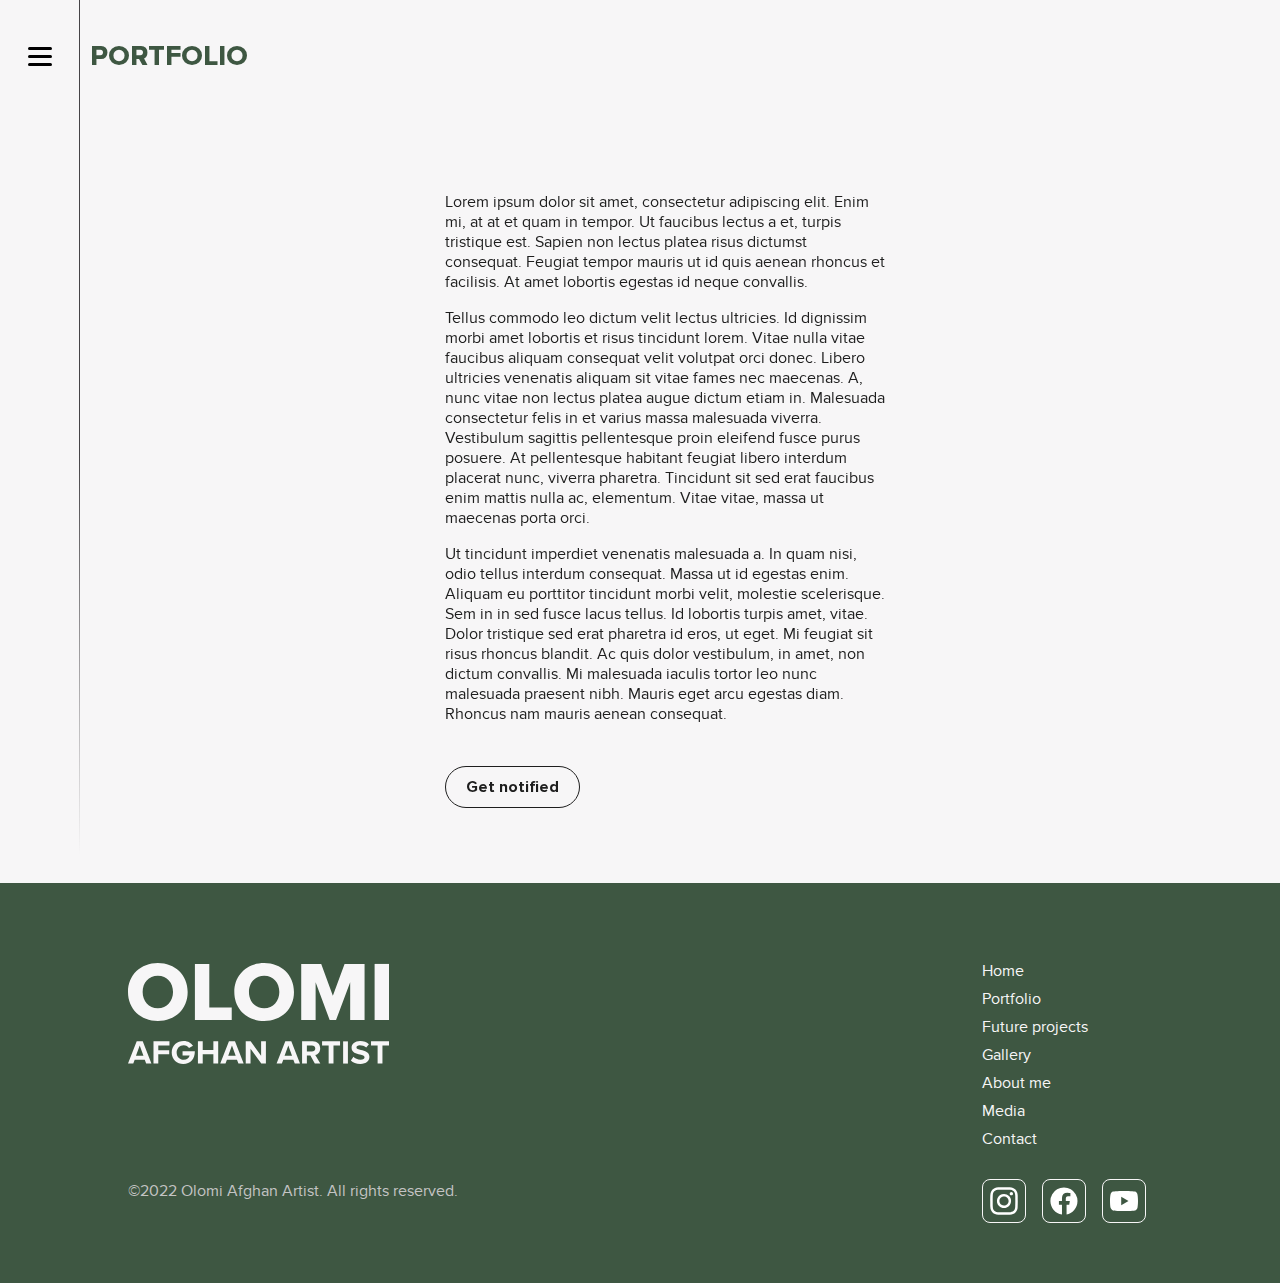
<file: future-project-auction2.html>
<!DOCTYPE html>
<html lang="en">

<head>
	<meta charset="utf-8">
	<meta name="description" content="">
	<meta http-equiv="X-UA-Compatible" content="IE=edge">
	<!-- <meta name="viewport" content="width=device-width, initial-scale=1"> -->
	<meta name="viewport" content="width=device-width, initial-scale=1, user-scalable=no">
	<title>OLOMI Gallery</title>
	<meta name="description" content="" />
	<meta name="title" content="" />
	<meta name="keywords" content="" />
	<!-- Favicon -->
	<link rel="icon" href="images/favicon.ico" type="image/x-icon" />
	<link rel="apple-touch-icon" sizes="180x180" href="images/apple-touch-icon.png">
	<link rel="icon" type="image/png" sizes="32x32" href="images/favicon-32x32.png">
	<link rel="icon" type="image/png" sizes="16x16" href="images/favicon-16x16.png">
	<link rel="manifest" href="images/site.webmanifest">
	<meta name="msapplication-TileColor" content="#da532c">
	<meta name="theme-color" content="#ffffff">

	<!-- Bootstrap -->
	<link href="css/bootstrap.css" rel="stylesheet">
	<!--=== Add By Designer ===-->
	<link href="css/aos.css" rel="stylesheet">
	<link href="css/slick.css" rel="stylesheet">
	<link href="css/style.css" rel="stylesheet">
	<link href="fonts/fonts.css" rel="stylesheet">
	<link href="css/responsive.css" rel="stylesheet">
	<!-- Font Awesome -->
	<link href="css/fontawesome.min.css" rel="stylesheet">
	<!--=== Windows Phone JS Code Start ===-->
	<script type="text/javascript">
		if (navigator.userAgent.match(/IEMobile\/10\.0/)) {
			var msViewportStyle = document.createElement('style')
			msViewportStyle.appendChild(
				document.createTextNode(
					'@-ms-viewport{width:auto!important}'
				)
			)
			document.querySelector('head').appendChild(msViewportStyle)
		}
	</script>
	<!--=== Windows Phone JS Code End ===-->
	<!-- HTML5 shim and Respond.js for IE8 support of HTML5 elements and media queries -->
	<!-- WARNING: Respond.js doesn't work if you view the page via file:// -->
	<!--[if lt IE 9]>
	<script src="https://oss.maxcdn.com/html5shiv/3.7.2/html5shiv.min.js"></script>
	<script src="https://oss.maxcdn.com/respond/1.4.2/respond.min.js"></script>
<![endif]-->
</head>

<body>

	<div class="sidebar">
		<a href="#" class="logo"><img src="images/logo2.svg" alt="logo" class="img-fluid"></a>
		<button class="navbar-toggler" type="button">
			<span class="navbar-toggler-icon">
				<span class="toggle-bar"></span>
				<span class="toggle-bar"></span>
				<span class="toggle-bar"></span>
			</span>
		</button>
	</div>


	<div class="navbar-menu">
		<div class="menu-close">
			<svg width="84" height="84" viewBox="0 0 84 84" fill="none" xmlns="http://www.w3.org/2000/svg">
				<circle cx="42" cy="42" r="41.5" stroke="white" />
				<path
					d="M54.2834 51.7167C55.0168 52.45 55.0168 53.55 54.2834 54.2833C53.9168 54.65 53.5501 54.8333 53.0001 54.8333C52.4501 54.8333 52.0834 54.65 51.7168 54.2833L42.0001 44.5667L32.2834 54.2833C31.9167 54.65 31.5501 54.8333 31.0001 54.8333C30.4501 54.8333 30.0834 54.65 29.7167 54.2833C28.9834 53.55 28.9834 52.45 29.7167 51.7167L39.4334 42L29.7167 32.2833C28.9834 31.55 28.9834 30.45 29.7167 29.7167C30.4501 28.9833 31.5501 28.9833 32.2834 29.7167L42.0001 39.4333L51.7168 29.7167C52.4501 28.9833 53.5501 28.9833 54.2834 29.7167C55.0168 30.45 55.0168 31.55 54.2834 32.2833L44.5667 42L54.2834 51.7167Z"
					fill="white" />
				<mask id="mask0_204_791" style="mask-type:alpha" maskUnits="userSpaceOnUse" x="29" y="29" width="26"
					height="26">
					<path
						d="M54.2834 51.7167C55.0168 52.45 55.0168 53.55 54.2834 54.2833C53.9168 54.65 53.5501 54.8333 53.0001 54.8333C52.4501 54.8333 52.0834 54.65 51.7168 54.2833L42.0001 44.5667L32.2834 54.2833C31.9167 54.65 31.5501 54.8333 31.0001 54.8333C30.4501 54.8333 30.0834 54.65 29.7167 54.2833C28.9834 53.55 28.9834 52.45 29.7167 51.7167L39.4334 42L29.7167 32.2833C28.9834 31.55 28.9834 30.45 29.7167 29.7167C30.4501 28.9833 31.5501 28.9833 32.2834 29.7167L42.0001 39.4333L51.7168 29.7167C52.4501 28.9833 53.5501 28.9833 54.2834 29.7167C55.0168 30.45 55.0168 31.55 54.2834 32.2833L44.5667 42L54.2834 51.7167Z"
						fill="white" />
				</mask>
				<g mask="url(#mask0_204_791)">
					<rect x="20" y="20" width="44" height="44" fill="white" />
				</g>
			</svg>
		</div>
		<ul class="navbar-nav">
			<li class="nav-item">
				<a class="nav-link" href="home.html">Home</a>
			</li>
			<li class="nav-item">
				<a class="nav-link" href="portfolio.html">Portfolio</a>
			</li>
			<li class="nav-item">
				<a class="nav-link active" href="future-projects.html">Future projects</a>
			</li>
			<li class="nav-item">
				<a class="nav-link" href="gallery.html">Gallery</a>
			</li>
			<li class="nav-item">
				<a class="nav-link" href="about-me.html">About me</a>
			</li>
			<li class="nav-item">
				<a class="nav-link" href="media.html">Media</a>
			</li>
			<li class="nav-item">
				<a class="nav-link" href="contact.html">Contact</a>
			</li>
		</ul>
	</div>

	<div class="main-wrapper">
		<div class="page-title" data-aos="fade" data-aos-offset="100" data-aos-delay="100" data-aos-duration="1000"
		data-aos-easing="ease-in-out">
			<h1>Portfolio</h1>
		</div>

		<div class="portfilo-detail-main">
			<div class="portfolio-detail" data-aos="fade" data-aos-offset="100" data-aos-delay="100" data-aos-duration="1000"
			data-aos-easing="ease-in-out">
				<div class="detail">
					<p>Lorem ipsum dolor sit amet, consectetur adipiscing elit. Enim mi, at at et quam in tempor. Ut faucibus lectus a et, turpis tristique est. Sapien non lectus platea risus dictumst consequat. Feugiat tempor mauris ut id quis aenean rhoncus et facilisis. At amet lobortis egestas id neque convallis.</p>
					<p>Tellus commodo leo dictum velit lectus ultricies. Id dignissim morbi amet lobortis et risus tincidunt lorem. Vitae nulla vitae faucibus aliquam consequat velit volutpat orci donec. Libero ultricies venenatis aliquam sit vitae fames nec maecenas. A, nunc vitae non lectus platea augue dictum etiam in. Malesuada consectetur felis in et varius massa malesuada viverra. Vestibulum sagittis pellentesque proin eleifend fusce purus posuere. At pellentesque habitant feugiat libero interdum placerat nunc, viverra pharetra. Tincidunt sit sed erat faucibus enim mattis nulla ac, elementum. Vitae vitae, massa ut maecenas porta orci.</p>
					<p>Ut tincidunt imperdiet venenatis malesuada a. In quam nisi, odio tellus interdum consequat. Massa ut id egestas enim. Aliquam eu porttitor tincidunt morbi velit, molestie scelerisque. Sem in in sed fusce lacus tellus. Id lobortis turpis amet, vitae. Dolor tristique sed erat pharetra id eros, ut eget. Mi feugiat sit risus rhoncus blandit. Ac quis dolor vestibulum, in amet, non dictum convallis. Mi malesuada iaculis tortor leo nunc malesuada praesent nibh. Mauris eget arcu egestas diam. Rhoncus nam mauris aenean consequat.</p>
					<a href="#" class="btn btn-common btn-border">Get notified</a>
				</div>
			</div>
		</div>

	</div>

	<footer class="footer">
		<div class="row">
			<div class="col-sm-12 col-md-8">
				<div class="f-left">
					<div class="logo">
						<a href="index.html">
							<img src="images/logo.svg" alt="logo" class="img-fluid">
						</a>
					</div>
				</div>
			</div>
			<div class="col-sm-12 col-md-4">
				<div class="f-right f_links">
					<ul>
						<li><a href="home.html">Home</a></li>
						<li><a href="portfolio.html">Portfolio</a></li>
						<li><a href="future-projects.html">Future projects</a></li>
						<li><a href="gallery.html">Gallery</a></li>
						<li><a href="about-me.html">About me</a></li>
						<li><a href="media.html">Media</a></li>
						<li><a href="contact.html">Contact</a></li>
					</ul>
				</div>
			</div>
		</div>
		<div class="row align-items-center">
			<div class="col-sm-12 col-md-8">
				<div class="f-left">
					<p>©2022 Olomi Afghan Artist. All rights reserved.</p>
				</div>
			</div>
			<div class="col-sm-12 col-md-4">
				<div class="f-right">
					<div class="social">
						<ul>
							<li><a href="#"><img src="images/instagram.svg" alt=""></a></li>
							<li><a href="#"><img src="images/facebook-icon.svg" alt=""></a></li>
							<li><a href="#"><img src="images/youtube-icon.svg" alt=""></a></li>
							<!-- <li><a href="#"><img src="images/instagram.png" alt="social" class="img-fluid"></a></li>
							<li><a href="#"><img src="images/facebook.png" alt="social" class="img-fluid"></a></li>
							<li><a href="#"><img src="images/youtube.png" alt="social" class="img-fluid"></a></li> -->
						</ul>
					</div>
				</div>
			</div>
		</div>
	</footer>


	<!-- jQuery (necessary for Bootstrap's JavaScript plugins) -->
	<script src="js/jquery-3.6.0.min.js"></script>
	<!-- Bootstrap Bundle with Popper -->
	<script src="js/bootstrap.bundle.min.js"></script>
	<script src="js/slick.min.js"></script>
	<!-- ofi -->
	<script src="js/ofi.min.js"></script>
	<script src="js/aos.js"></script>
	<script src="js/script.js"></script>
</body>

</html>
</file>
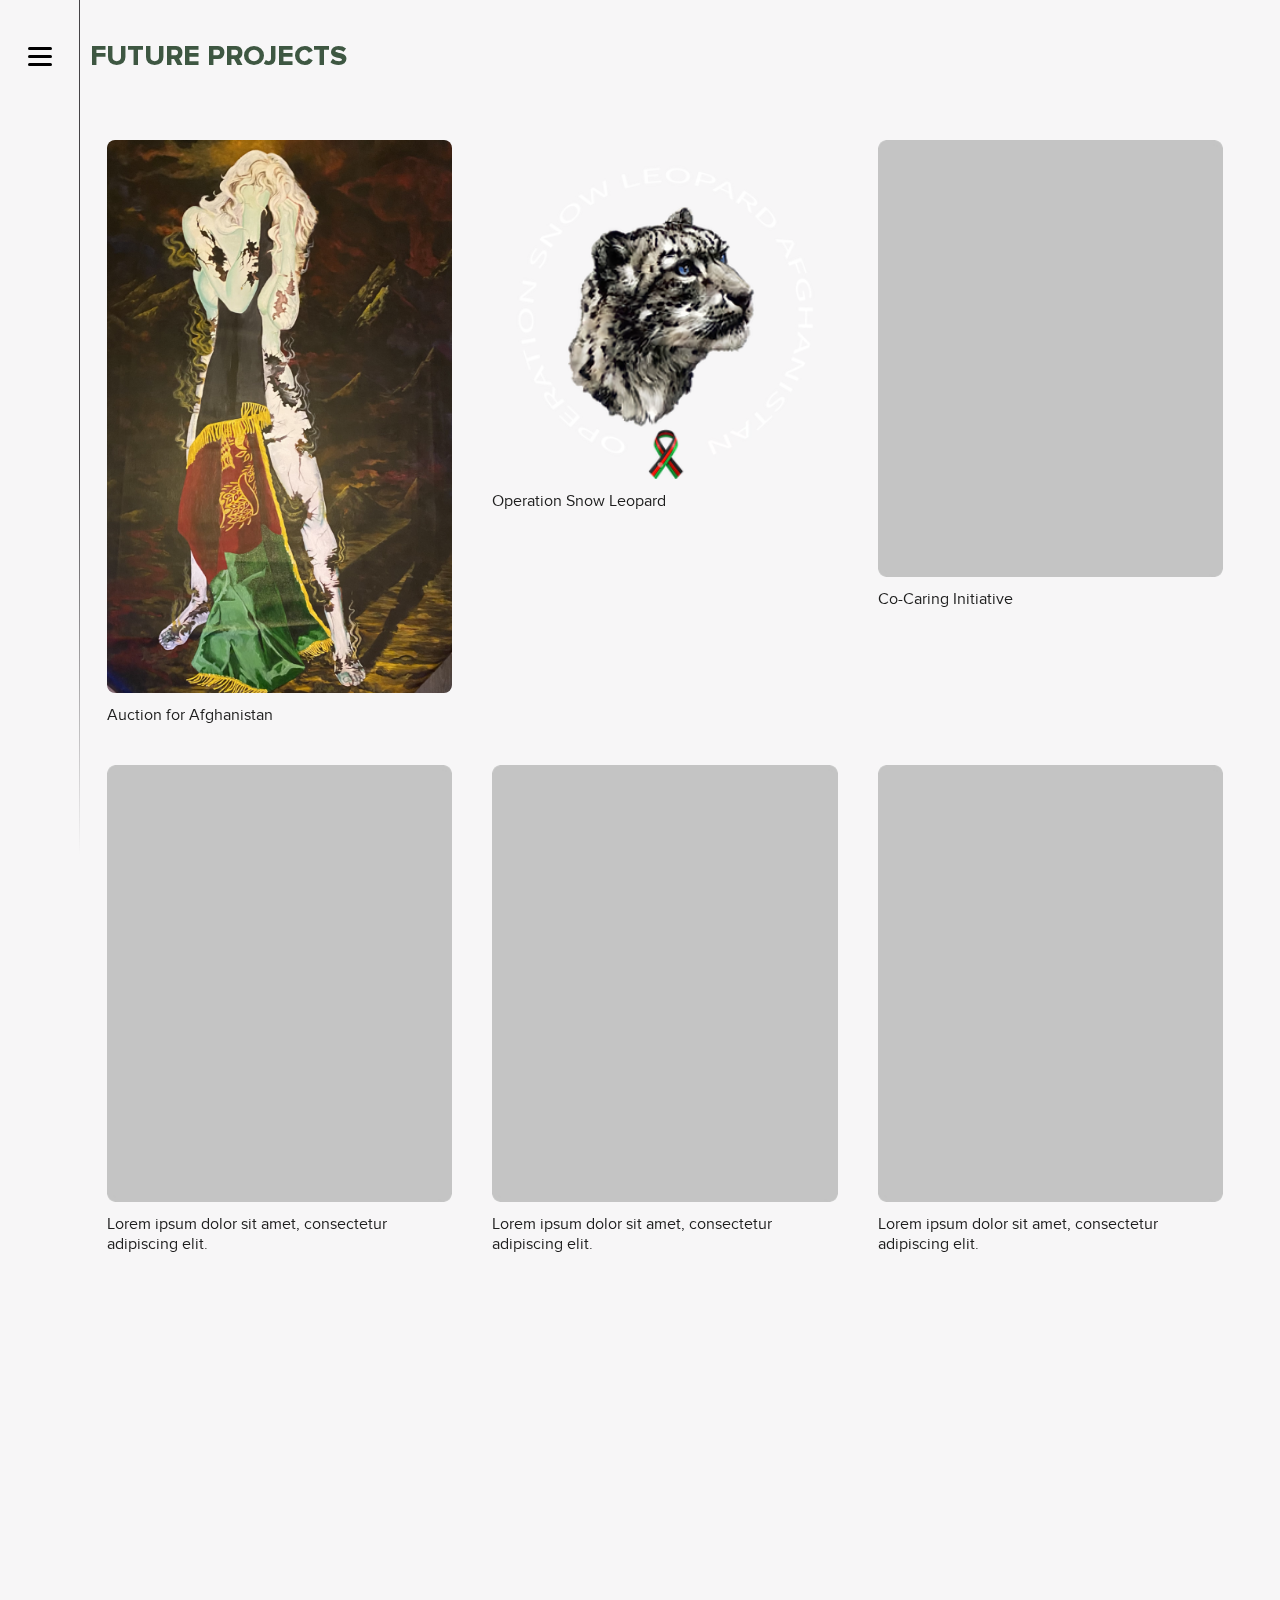
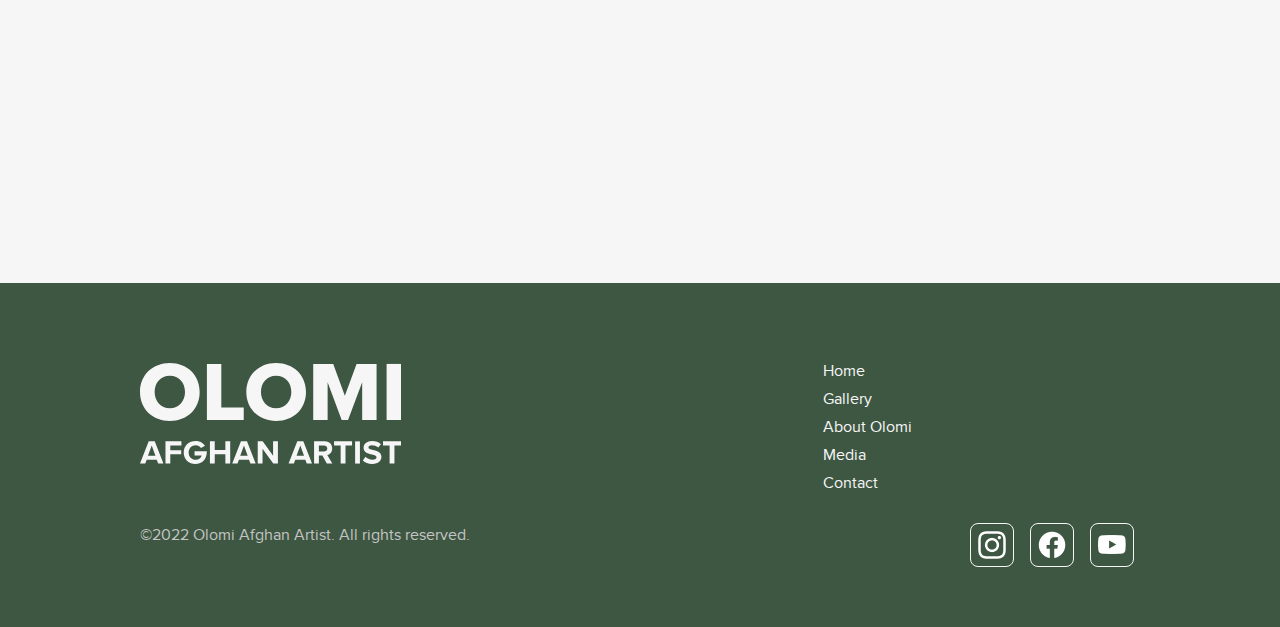
<file: future-projects.html>
<!DOCTYPE html>
<html lang="en">

<head>
	<meta charset="utf-8">
	<meta name="description" content="">
	<meta http-equiv="X-UA-Compatible" content="IE=edge">
	<!-- <meta name="viewport" content="width=device-width, initial-scale=1"> -->
	<meta name="viewport" content="width=device-width, initial-scale=1, user-scalable=no">
	<title>OLOMI Gallery</title>
	<meta name="description" content="" />
	<meta name="title" content="" />
	<meta name="keywords" content="" />
	<!-- Favicon -->
	<link rel="apple-touch-icon" sizes="180x180" href="images/apple-touch-icon.png">
	<link rel="icon" type="image/png" sizes="32x32" href="images/favicon-32x32.png">
	<link rel="icon" type="image/png" sizes="16x16" href="images/favicon-16x16.png">
	<link rel="manifest" href="images/site.webmanifest">
	<link rel="mask-icon" href="images/safari-pinned-tab.svg" color="#5bbad5">
	<meta name="msapplication-TileColor" content="#da532c">

	<!-- Bootstrap -->
	<link href="css/bootstrap.css" rel="stylesheet">
	<!--=== Add By Designer ===-->
	<link href="css/slick.css" rel="stylesheet">
	<link href="css/aos.css" rel="stylesheet">
	<link href="css/style.css" rel="stylesheet">
	<link href="fonts/fonts.css" rel="stylesheet">
	<link href="css/responsive.css" rel="stylesheet">
	<!-- Font Awesome -->
	<link href="css/fontawesome.min.css" rel="stylesheet">
	<!--=== Windows Phone JS Code Start ===-->
	<script type="text/javascript">
		if (navigator.userAgent.match(/IEMobile\/10\.0/)) {
			var msViewportStyle = document.createElement('style')
			msViewportStyle.appendChild(
				document.createTextNode(
					'@-ms-viewport{width:auto!important}'
				)
			)
			document.querySelector('head').appendChild(msViewportStyle)
		}
	</script>
	<!--=== Windows Phone JS Code End ===-->
	<!-- HTML5 shim and Respond.js for IE8 support of HTML5 elements and media queries -->
	<!-- WARNING: Respond.js doesn't work if you view the page via file:// -->
	<!--[if lt IE 9]>
	<script src="https://oss.maxcdn.com/html5shiv/3.7.2/html5shiv.min.js"></script>
	<script src="https://oss.maxcdn.com/respond/1.4.2/respond.min.js"></script>
<![endif]-->
</head>

<body>

	<div class="sidebar">
		<a href="#" class="logo"><img src="images/logo2.svg" alt="logo" class="img-fluid"></a>
		<button class="navbar-toggler" type="button">
			<span class="navbar-toggler-icon">
				<span class="toggle-bar"></span>
				<span class="toggle-bar"></span>
				<span class="toggle-bar"></span>
			</span>
		</button>
	</div>


	<div class="navbar-menu">
		<div class="menu-close">
			<svg width="84" height="84" viewBox="0 0 84 84" fill="none" xmlns="http://www.w3.org/2000/svg">
				<circle cx="42" cy="42" r="41.5" stroke="white" />
				<path
					d="M54.2834 51.7167C55.0168 52.45 55.0168 53.55 54.2834 54.2833C53.9168 54.65 53.5501 54.8333 53.0001 54.8333C52.4501 54.8333 52.0834 54.65 51.7168 54.2833L42.0001 44.5667L32.2834 54.2833C31.9167 54.65 31.5501 54.8333 31.0001 54.8333C30.4501 54.8333 30.0834 54.65 29.7167 54.2833C28.9834 53.55 28.9834 52.45 29.7167 51.7167L39.4334 42L29.7167 32.2833C28.9834 31.55 28.9834 30.45 29.7167 29.7167C30.4501 28.9833 31.5501 28.9833 32.2834 29.7167L42.0001 39.4333L51.7168 29.7167C52.4501 28.9833 53.5501 28.9833 54.2834 29.7167C55.0168 30.45 55.0168 31.55 54.2834 32.2833L44.5667 42L54.2834 51.7167Z"
					fill="white" />
				<mask id="mask0_204_791" style="mask-type:alpha" maskUnits="userSpaceOnUse" x="29" y="29" width="26"
					height="26">
					<path
						d="M54.2834 51.7167C55.0168 52.45 55.0168 53.55 54.2834 54.2833C53.9168 54.65 53.5501 54.8333 53.0001 54.8333C52.4501 54.8333 52.0834 54.65 51.7168 54.2833L42.0001 44.5667L32.2834 54.2833C31.9167 54.65 31.5501 54.8333 31.0001 54.8333C30.4501 54.8333 30.0834 54.65 29.7167 54.2833C28.9834 53.55 28.9834 52.45 29.7167 51.7167L39.4334 42L29.7167 32.2833C28.9834 31.55 28.9834 30.45 29.7167 29.7167C30.4501 28.9833 31.5501 28.9833 32.2834 29.7167L42.0001 39.4333L51.7168 29.7167C52.4501 28.9833 53.5501 28.9833 54.2834 29.7167C55.0168 30.45 55.0168 31.55 54.2834 32.2833L44.5667 42L54.2834 51.7167Z"
						fill="white" />
				</mask>
				<g mask="url(#mask0_204_791)">
					<rect x="20" y="20" width="44" height="44" fill="white" />
				</g>
			</svg>
		</div>
		<ul class="navbar-nav">
			<li class="nav-item">
				<a class="nav-link" href="home.html">Home</a>
			</li>
			<li class="nav-item">
				<a class="nav-link active" href="future-projects.html">Future projects</a>
			</li>
			<li class="nav-item">
				<a class="nav-link" href="gallery.html">Gallery</a>
			</li>
			<li class="nav-item">
				<a class="nav-link" href="about-olomi.html">About Olomi</a>
			</li>
			<li class="nav-item">
				<a class="nav-link" href="media.html">Media</a>
			</li>
			<li class="nav-item">
				<a class="nav-link" href="contact.html">Contact</a>
			</li>
		</ul>
	</div>

	<div class="main-wrapper">
		<div class="page-title" data-aos="fade" data-aos-offset="100" data-aos-delay="100" data-aos-duration="1000"
		data-aos-easing="ease-in-out">
			<h1>future projects</h1>
		</div>

		<div class="project-main">
			<div class="project-list">
				<div class="container">
					<div class="row">
						<div class="col-sm-12 col-md-4">
							<div class="project-block" data-aos="fade" data-aos-offset="100" data-aos-delay="100" data-aos-duration="1000"
							data-aos-easing="ease-in-out">
								<a href="future-project-auction.html">
									<div class="p-img">
										<img src="images/auction.png" alt="project" class="img-fluid">
									</div>
									<div class="p-detail">
										<p>Auction for Afghanistan</p>
									</div>
								</a>
							</div>
						</div>
						<div class="col-sm-12 col-md-4">
							<div class="project-block" data-aos="fade" data-aos-offset="100" data-aos-delay="100" data-aos-duration="1000"
							data-aos-easing="ease-in-out">
								<a href="https://www.operationsnowleopard.org/">
									<div class="p-img">
										<img src="images/oslLogo.jpg" alt="project" class="img-fluid">
									</div>
									<div class="p-detail">
										<p>Operation Snow Leopard</p>
									</div>
								</a>
							</div>
						</div>
						<div class="col-sm-12 col-md-4">
							<div class="project-block" data-aos="fade" data-aos-offset="100" data-aos-delay="100" data-aos-duration="1000"
							data-aos-easing="ease-in-out">
								<a href="#">
									<div class="p-img">
										<img src="images/project.jpg" alt="project" class="img-fluid">
									</div>
									<div class="p-detail">
										<p>Co-Caring Initiative</p>
									</div>
								</a>
							</div>
						</div>
						<div class="col-sm-12 col-md-4">
							<div class="project-block" data-aos="fade" data-aos-offset="100" data-aos-delay="100" data-aos-duration="1000"
							data-aos-easing="ease-in-out">
								<a href="#">
									<div class="p-img">
										<img src="images/project.jpg" alt="project" class="img-fluid">
									</div>
									<div class="p-detail">
										<p>Lorem ipsum dolor sit amet, consectetur adipiscing elit.</p>
									</div>
								</a>
							</div>
						</div>
						<div class="col-sm-12 col-md-4">
							<div class="project-block" data-aos="fade" data-aos-offset="100" data-aos-delay="100" data-aos-duration="1000"
							data-aos-easing="ease-in-out">
								<a href="#">
									<div class="p-img">
										<img src="images/project.jpg" alt="project" class="img-fluid">
									</div>
									<div class="p-detail">
										<p>Lorem ipsum dolor sit amet, consectetur adipiscing elit.</p>
									</div>
								</a>
							</div>
						</div>
						<div class="col-sm-12 col-md-4">
							<div class="project-block" data-aos="fade" data-aos-offset="100" data-aos-delay="100" data-aos-duration="1000"
							data-aos-easing="ease-in-out">
								<a href="#">
									<div class="p-img">
										<img src="images/project.jpg" alt="project" class="img-fluid">
									</div>
									<div class="p-detail">
										<p>Lorem ipsum dolor sit amet, consectetur adipiscing elit.</p>
									</div>
								</a>
							</div>
						</div>
						<div class="col-sm-12 col-md-4">
							<div class="project-block" data-aos="fade" data-aos-offset="100" data-aos-delay="100" data-aos-duration="1000"
							data-aos-easing="ease-in-out">
								<a href="#">
									<div class="p-img">
										<img src="images/project.jpg" alt="project" class="img-fluid">
									</div>
									<div class="p-detail">
										<p>Lorem ipsum dolor sit amet, consectetur adipiscing elit.</p>
									</div>
								</a>
							</div>
						</div>
						<div class="col-sm-12 col-md-4">
							<div class="project-block" data-aos="fade" data-aos-offset="100" data-aos-delay="100" data-aos-duration="1000"
							data-aos-easing="ease-in-out">
								<a href="#">
									<div class="p-img">
										<img src="images/project.jpg" alt="project" class="img-fluid">
									</div>
									<div class="p-detail">
										<p>Lorem ipsum dolor sit amet, consectetur adipiscing elit.</p>
									</div>
								</a>
							</div>
						</div>
						<div class="col-sm-12 col-md-4">
							<div class="project-block" data-aos="fade" data-aos-offset="100" data-aos-delay="100" data-aos-duration="1000"
							data-aos-easing="ease-in-out">
								<a href="#">
									<div class="p-img">
										<img src="images/project.jpg" alt="project" class="img-fluid">
									</div>
									<div class="p-detail">
										<p>Lorem ipsum dolor sit amet, consectetur adipiscing elit.</p>
									</div>
								</a>
							</div>
						</div>
					</div>
				</div>
			</div>
		</div>

	</div>

	<footer class="footer">
		<div class="container">
			<div class="row">
				<div class="col-sm-12 col-md-8">
					<div class="f-left">
						<div class="logo">
							<a href="#">
								<img src="images/logo.svg" alt="logo" class="img-fluid">
							</a>
						</div>
					</div>
				</div>
				<div class="col-sm-12 col-md-4">
					<div class="f-right">
						<ul>
							<li><a href="home.html">Home</a></li>
							<li><a href="gallery.html">Gallery</a></li>
							<li><a href="about-olomi.html">About Olomi</a></li>
							<li><a href="media.html">Media</a></li>
							<li><a href="contact.html">Contact</a></li>
						</ul>
					</div>
				</div>
			</div>
			<div class="row align-items-center">
				<div class="col-sm-12 col-md-8">
					<div class="f-left">
						<p>©2022 Olomi Afghan Artist. All rights reserved.</p>
					</div>
				</div>
				<div class="col-sm-12 col-md-4">
					<div class="f-right">
						<div class="social">
							<ul>
								<li><a target="_blank" href="https://www.instagram.com/olomigallery/"><img src="images/instagram.png" alt="social" class="img-fluid"></a></li>
								<li><a target="_blank" href="https://www.facebook.com/olomiart"><img src="images/facebook.png" alt="social" class="img-fluid"></a></li>
								<li><a target="_blank" href="https://www.youtube.com/channel/UCB0UlgntVzBdNGA2PNJQocg"><img src="images/youtube.png" alt="social" class="img-fluid"></a></li>
							</ul>
						</div>
					</div>
				</div>
			</div>
		</div>
	</footer>


	<!-- Modal -->
	<div class="modal fade gallery-modal" id="exampleModal" tabindex="-1" aria-labelledby="exampleModalLabel" aria-hidden="true">
		<div class="modal-dialog">
			
			<div class="modal-content">	
				<a href="#" class="modal-close" data-bs-dismiss="modal" aria-label="Close">
					<svg width="84" height="84" viewBox="0 0 84 84" fill="none" xmlns="http://www.w3.org/2000/svg">
						<circle cx="42" cy="42" r="41.5" stroke="white"></circle>
						<path d="M54.2834 51.7167C55.0168 52.45 55.0168 53.55 54.2834 54.2833C53.9168 54.65 53.5501 54.8333 53.0001 54.8333C52.4501 54.8333 52.0834 54.65 51.7168 54.2833L42.0001 44.5667L32.2834 54.2833C31.9167 54.65 31.5501 54.8333 31.0001 54.8333C30.4501 54.8333 30.0834 54.65 29.7167 54.2833C28.9834 53.55 28.9834 52.45 29.7167 51.7167L39.4334 42L29.7167 32.2833C28.9834 31.55 28.9834 30.45 29.7167 29.7167C30.4501 28.9833 31.5501 28.9833 32.2834 29.7167L42.0001 39.4333L51.7168 29.7167C52.4501 28.9833 53.5501 28.9833 54.2834 29.7167C55.0168 30.45 55.0168 31.55 54.2834 32.2833L44.5667 42L54.2834 51.7167Z" fill="white"></path>
						<mask id="mask0_204_791" style="mask-type:alpha" maskUnits="userSpaceOnUse" x="29" y="29" width="26" height="26">
							<path d="M54.2834 51.7167C55.0168 52.45 55.0168 53.55 54.2834 54.2833C53.9168 54.65 53.5501 54.8333 53.0001 54.8333C52.4501 54.8333 52.0834 54.65 51.7168 54.2833L42.0001 44.5667L32.2834 54.2833C31.9167 54.65 31.5501 54.8333 31.0001 54.8333C30.4501 54.8333 30.0834 54.65 29.7167 54.2833C28.9834 53.55 28.9834 52.45 29.7167 51.7167L39.4334 42L29.7167 32.2833C28.9834 31.55 28.9834 30.45 29.7167 29.7167C30.4501 28.9833 31.5501 28.9833 32.2834 29.7167L42.0001 39.4333L51.7168 29.7167C52.4501 28.9833 53.5501 28.9833 54.2834 29.7167C55.0168 30.45 55.0168 31.55 54.2834 32.2833L44.5667 42L54.2834 51.7167Z" fill="white"></path>
						</mask>
						<g mask="url(#mask0_204_791)">
							<rect x="20" y="20" width="44" height="44" fill="white"></rect>
						</g>
					</svg>
				</a>
				<div class="modal-body">
					<div class="gallery-slider">
						<div class="g-item">
							<div class="g-title">
								<h3>name of the Piece</h3>
							</div>
							<img src="images/gallery1.jpg" alt="gallery-slider" class="img-fluid">
							<div class="g-detail">
								<p>Lorem ipsum dolor sit amet, consectetur adipiscing elit. Viverra tempus cursus in molestie magna scelerisque. Amet commodo lectus orci luctus adipiscing.</p>
								<a href="#" class="btn btn-common">Read more</a>
							</div>
						</div>
						<div class="g-item">
							<div class="g-title">
								<h3>name of the Piece</h3>
							</div>
							<img src="images/gallery2.jpg" alt="gallery-slider" class="img-fluid">
							<div class="g-detail">
								<p>Lorem ipsum dolor sit amet, consectetur adipiscing elit. Viverra tempus cursus in molestie magna scelerisque. Amet commodo lectus orci luctus adipiscing.</p>
								<a href="#" class="btn btn-common">Read more</a>
							</div>
						</div>
					</div>
				</div>
			</div>
		</div>
	</div>

	<!-- jQuery (necessary for Bootstrap's JavaScript plugins) -->
	<script src="js/jquery-3.6.0.min.js"></script>
	<!-- Bootstrap Bundle with Popper -->
	<script src="js/bootstrap.bundle.min.js"></script>
	<script src="js/slick.min.js"></script>
	<script src="js/aos.js"></script>
	<!-- ofi -->
	<script src="js/ofi.min.js"></script>
	<script src="js/script.js"></script>
</body>

</html>
</file>
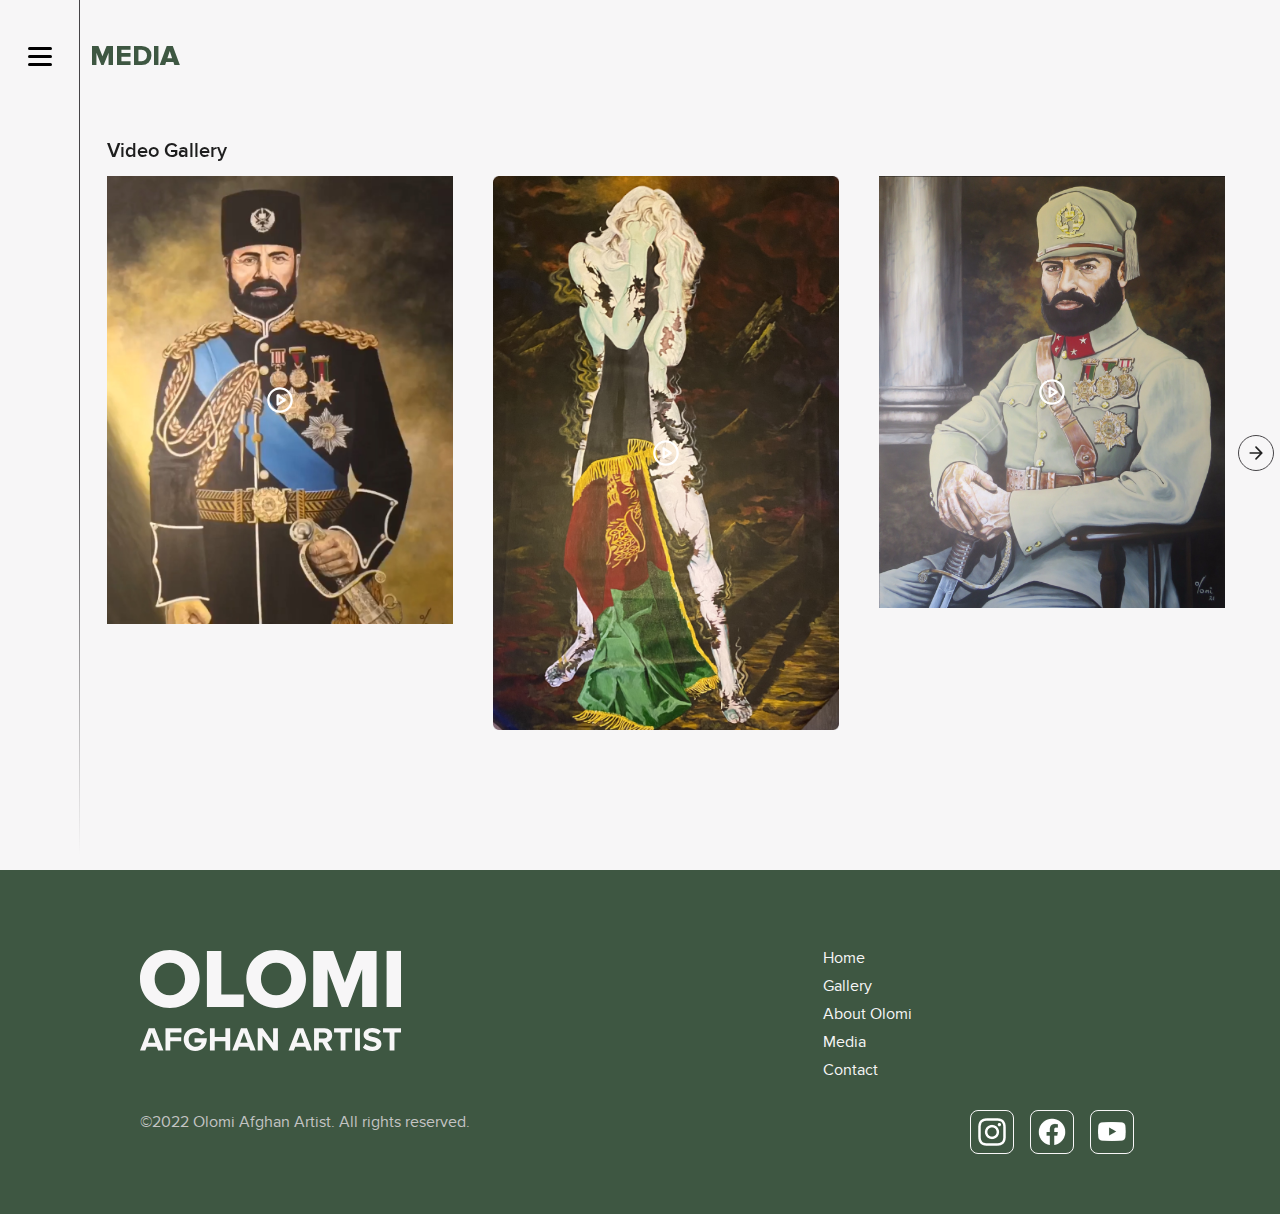
<file: media.html>
<!DOCTYPE html>
<html lang="en">

<head>
	<meta charset="utf-8">
	<meta name="description" content="">
	<meta http-equiv="X-UA-Compatible" content="IE=edge">
	<!-- <meta name="viewport" content="width=device-width, initial-scale=1"> -->
	<meta name="viewport" content="width=device-width, initial-scale=1, user-scalable=no">
	<title>OLOMI Gallery</title>
	<meta name="description" content="" />
	<meta name="title" content="" />
	<meta name="keywords" content="" />
	<!-- Favicon -->
	<link rel="apple-touch-icon" sizes="180x180" href="images/apple-touch-icon.png">
	<link rel="icon" type="image/png" sizes="32x32" href="images/favicon-32x32.png">
	<link rel="icon" type="image/png" sizes="16x16" href="images/favicon-16x16.png">
	<link rel="manifest" href="images/site.webmanifest">
	<link rel="mask-icon" href="images/safari-pinned-tab.svg" color="#5bbad5">
	<meta name="msapplication-TileColor" content="#da532c">

	<!-- Bootstrap -->
	<link href="css/bootstrap.css" rel="stylesheet">
	<!--=== Add By Designer ===-->
	<link href="css/slick.css" rel="stylesheet">
	<link href="css/aos.css" rel="stylesheet">
	<link href="css/jquery.fancybox.min.css" rel="stylesheet">
	<link href="css/style.css" rel="stylesheet">
	<link href="fonts/fonts.css" rel="stylesheet">
	<link href="css/responsive.css" rel="stylesheet">
	<!-- Font Awesome -->
	<link href="css/fontawesome.min.css" rel="stylesheet">
	<!--=== Windows Phone JS Code Start ===-->
	<script type="text/javascript">
		if (navigator.userAgent.match(/IEMobile\/10\.0/)) {
			var msViewportStyle = document.createElement('style')
			msViewportStyle.appendChild(
				document.createTextNode(
					'@-ms-viewport{width:auto!important}'
				)
			)
			document.querySelector('head').appendChild(msViewportStyle)
		}
	</script>
	<!--=== Windows Phone JS Code End ===-->
	<!-- HTML5 shim and Respond.js for IE8 support of HTML5 elements and media queries -->
	<!-- WARNING: Respond.js doesn't work if you view the page via file:// -->
	<!--[if lt IE 9]>
	<script src="https://oss.maxcdn.com/html5shiv/3.7.2/html5shiv.min.js"></script>
	<script src="https://oss.maxcdn.com/respond/1.4.2/respond.min.js"></script>
<![endif]-->
</head>

<body>

	<div class="sidebar">
		<a href="#" class="logo"><img src="images/logo2.svg" alt="logo" class="img-fluid"></a>
		<button class="navbar-toggler" type="button">
			<span class="navbar-toggler-icon">
				<span class="toggle-bar"></span>
				<span class="toggle-bar"></span>
				<span class="toggle-bar"></span>
			</span>
		</button>
	</div>


	<div class="navbar-menu">
		<div class="menu-close">
			<svg width="84" height="84" viewBox="0 0 84 84" fill="none" xmlns="http://www.w3.org/2000/svg">
				<circle cx="42" cy="42" r="41.5" stroke="white" />
				<path
					d="M54.2834 51.7167C55.0168 52.45 55.0168 53.55 54.2834 54.2833C53.9168 54.65 53.5501 54.8333 53.0001 54.8333C52.4501 54.8333 52.0834 54.65 51.7168 54.2833L42.0001 44.5667L32.2834 54.2833C31.9167 54.65 31.5501 54.8333 31.0001 54.8333C30.4501 54.8333 30.0834 54.65 29.7167 54.2833C28.9834 53.55 28.9834 52.45 29.7167 51.7167L39.4334 42L29.7167 32.2833C28.9834 31.55 28.9834 30.45 29.7167 29.7167C30.4501 28.9833 31.5501 28.9833 32.2834 29.7167L42.0001 39.4333L51.7168 29.7167C52.4501 28.9833 53.5501 28.9833 54.2834 29.7167C55.0168 30.45 55.0168 31.55 54.2834 32.2833L44.5667 42L54.2834 51.7167Z"
					fill="white" />
				<mask id="mask0_204_791" style="mask-type:alpha" maskUnits="userSpaceOnUse" x="29" y="29" width="26"
					height="26">
					<path
						d="M54.2834 51.7167C55.0168 52.45 55.0168 53.55 54.2834 54.2833C53.9168 54.65 53.5501 54.8333 53.0001 54.8333C52.4501 54.8333 52.0834 54.65 51.7168 54.2833L42.0001 44.5667L32.2834 54.2833C31.9167 54.65 31.5501 54.8333 31.0001 54.8333C30.4501 54.8333 30.0834 54.65 29.7167 54.2833C28.9834 53.55 28.9834 52.45 29.7167 51.7167L39.4334 42L29.7167 32.2833C28.9834 31.55 28.9834 30.45 29.7167 29.7167C30.4501 28.9833 31.5501 28.9833 32.2834 29.7167L42.0001 39.4333L51.7168 29.7167C52.4501 28.9833 53.5501 28.9833 54.2834 29.7167C55.0168 30.45 55.0168 31.55 54.2834 32.2833L44.5667 42L54.2834 51.7167Z"
						fill="white" />
				</mask>
				<g mask="url(#mask0_204_791)">
					<rect x="20" y="20" width="44" height="44" fill="white" />
				</g>
			</svg>
		</div>
		
		<ul class="navbar-nav">
			<li class="nav-item">
				<a class="nav-link active" href="home.html">Home</a>
			</li>
			<li class="nav-item">
				<a class="nav-link" href="gallery.html">Gallery</a>
			</li>
			<li class="nav-item">
				<a class="nav-link" href="about-olomi.html">About Olomi</a>
			</li>
			<li class="nav-item">
				<a class="nav-link" href="media.html">Media</a>
			</li>
			<li class="nav-item">
				<a class="nav-link" href="contact.html">Contact</a>
			</li>
		</ul>
	</div>

	<div class="main-wrapper">
		<div class="page-title" data-aos="fade" data-aos-offset="100" data-aos-delay="100" data-aos-duration="1000"
		data-aos-easing="ease-in-out">
			<h1>Media</h1>
		</div>

		<div class="media-main">
			<div class="container">
				<div class="media-block-main">
					<div class="m-title" data-aos="fade" data-aos-offset="100" data-aos-delay="100" data-aos-duration="1000"
					data-aos-easing="ease-in-out">
						<h3>Video Gallery</h3>
					</div>
					<div class="media-slider-main" data-aos="fade" data-aos-offset="100" data-aos-delay="100" data-aos-duration="1000"
							data-aos-easing="ease-in-out">
						<div class="media-slider">
							<div class="m-slide">								
								<img src="images/HR_from_habib/LoyKhanZamanKhan2.png" alt="project" class="imgf-fluid">
								<a data-fancybox class="play-btn" data-width="640" data-height="360" href="https://www.youtube.com/watch?v=e2C2_kAD5YQ&amp;autoplay=1&amp;rel=0&amp;controls=0&amp;showinfo=0">
							
									<svg width="26" height="26" viewBox="0 0 26 26" fill="none"
										xmlns="http://www.w3.org/2000/svg">
										<path fill-rule="evenodd" clip-rule="evenodd"
											d="M0.166992 13.0003C0.166992 5.88366 5.88366 0.166992 13.0003 0.166992C20.117 0.166992 25.8337 5.88366 25.8337 13.0003C25.8337 20.117 20.117 25.8337 13.0003 25.8337C5.88366 25.8337 0.166992 20.117 0.166992 13.0003ZM2.50033 13.0003C2.50033 18.8337 7.16699 23.5003 13.0003 23.5003C18.8337 23.5003 23.5003 18.8337 23.5003 13.0003C23.5003 7.16699 18.8337 2.50033 13.0003 2.50033C7.16699 2.50033 2.50033 7.16699 2.50033 13.0003ZM18.367 12.067L11.367 7.40033C11.017 7.16699 10.5503 7.16699 10.2003 7.40033C9.73366 7.51699 9.50033 7.86699 9.50033 8.33366V17.667C9.50033 18.1337 9.73366 18.4837 10.0837 18.717C10.317 18.8337 10.4337 18.8337 10.667 18.8337C10.9003 18.8337 11.1337 18.717 11.367 18.6003L18.367 13.9337C18.717 13.7003 18.8337 13.3503 18.8337 13.0003C18.8337 12.6503 18.6003 12.3003 18.367 12.067ZM15.567 13.0003L11.8337 10.5503V15.4503L15.567 13.0003Z"
											fill="white" />
									</svg>

								</a>
							</div>
							<div class="m-slide">
								<img src="images/auction.png" alt="project" class="imgf-fluid">
								<a data-fancybox  class="play-btn" data-width="640" data-height="360" href="https://www.youtube.com/watch?v=-AgbjqRXxNY&amp;autoplay=1&amp;rel=0&amp;controls=0&amp;showinfo=0">
									<svg width="26" height="26" viewBox="0 0 26 26" fill="none"
										xmlns="http://www.w3.org/2000/svg">
										<path fill-rule="evenodd" clip-rule="evenodd"
											d="M0.166992 13.0003C0.166992 5.88366 5.88366 0.166992 13.0003 0.166992C20.117 0.166992 25.8337 5.88366 25.8337 13.0003C25.8337 20.117 20.117 25.8337 13.0003 25.8337C5.88366 25.8337 0.166992 20.117 0.166992 13.0003ZM2.50033 13.0003C2.50033 18.8337 7.16699 23.5003 13.0003 23.5003C18.8337 23.5003 23.5003 18.8337 23.5003 13.0003C23.5003 7.16699 18.8337 2.50033 13.0003 2.50033C7.16699 2.50033 2.50033 7.16699 2.50033 13.0003ZM18.367 12.067L11.367 7.40033C11.017 7.16699 10.5503 7.16699 10.2003 7.40033C9.73366 7.51699 9.50033 7.86699 9.50033 8.33366V17.667C9.50033 18.1337 9.73366 18.4837 10.0837 18.717C10.317 18.8337 10.4337 18.8337 10.667 18.8337C10.9003 18.8337 11.1337 18.717 11.367 18.6003L18.367 13.9337C18.717 13.7003 18.8337 13.3503 18.8337 13.0003C18.8337 12.6503 18.6003 12.3003 18.367 12.067ZM15.567 13.0003L11.8337 10.5503V15.4503L15.567 13.0003Z"
											fill="white" />
									</svg>

								</a>
							</div>
							<div class="m-slide">
								<img src="images/HR_from_habib/LoyKhanZamanKhan.png" alt="project" class="imgf-fluid">
								<a data-fancybox  class="play-btn" data-width="640" data-height="360" href="https://www.youtube.com/watch?v=Gdcp47St-GA&amp;autoplay=1&amp;rel=0&amp;controls=0&amp;showinfo=0">
									<svg width="26" height="26" viewBox="0 0 26 26" fill="none"
										xmlns="http://www.w3.org/2000/svg">
										<path fill-rule="evenodd" clip-rule="evenodd"
											d="M0.166992 13.0003C0.166992 5.88366 5.88366 0.166992 13.0003 0.166992C20.117 0.166992 25.8337 5.88366 25.8337 13.0003C25.8337 20.117 20.117 25.8337 13.0003 25.8337C5.88366 25.8337 0.166992 20.117 0.166992 13.0003ZM2.50033 13.0003C2.50033 18.8337 7.16699 23.5003 13.0003 23.5003C18.8337 23.5003 23.5003 18.8337 23.5003 13.0003C23.5003 7.16699 18.8337 2.50033 13.0003 2.50033C7.16699 2.50033 2.50033 7.16699 2.50033 13.0003ZM18.367 12.067L11.367 7.40033C11.017 7.16699 10.5503 7.16699 10.2003 7.40033C9.73366 7.51699 9.50033 7.86699 9.50033 8.33366V17.667C9.50033 18.1337 9.73366 18.4837 10.0837 18.717C10.317 18.8337 10.4337 18.8337 10.667 18.8337C10.9003 18.8337 11.1337 18.717 11.367 18.6003L18.367 13.9337C18.717 13.7003 18.8337 13.3503 18.8337 13.0003C18.8337 12.6503 18.6003 12.3003 18.367 12.067ZM15.567 13.0003L11.8337 10.5503V15.4503L15.567 13.0003Z"
											fill="white" />
									</svg>

								</a>
							</div>
							<div class="m-slide">
								<img src="images/project.jpg" alt="project" class="imgf-fluid">
								<a data-fancybox  class="play-btn" data-width="640" data-height="360" href="https://www.youtube.com/watch?v=ZQeSeYNEwHM&amp;autoplay=1&amp;rel=0&amp;controls=0&amp;showinfo=0">
									<svg width="26" height="26" viewBox="0 0 26 26" fill="none"
										xmlns="http://www.w3.org/2000/svg">
										<path fill-rule="evenodd" clip-rule="evenodd"
											d="M0.166992 13.0003C0.166992 5.88366 5.88366 0.166992 13.0003 0.166992C20.117 0.166992 25.8337 5.88366 25.8337 13.0003C25.8337 20.117 20.117 25.8337 13.0003 25.8337C5.88366 25.8337 0.166992 20.117 0.166992 13.0003ZM2.50033 13.0003C2.50033 18.8337 7.16699 23.5003 13.0003 23.5003C18.8337 23.5003 23.5003 18.8337 23.5003 13.0003C23.5003 7.16699 18.8337 2.50033 13.0003 2.50033C7.16699 2.50033 2.50033 7.16699 2.50033 13.0003ZM18.367 12.067L11.367 7.40033C11.017 7.16699 10.5503 7.16699 10.2003 7.40033C9.73366 7.51699 9.50033 7.86699 9.50033 8.33366V17.667C9.50033 18.1337 9.73366 18.4837 10.0837 18.717C10.317 18.8337 10.4337 18.8337 10.667 18.8337C10.9003 18.8337 11.1337 18.717 11.367 18.6003L18.367 13.9337C18.717 13.7003 18.8337 13.3503 18.8337 13.0003C18.8337 12.6503 18.6003 12.3003 18.367 12.067ZM15.567 13.0003L11.8337 10.5503V15.4503L15.567 13.0003Z"
											fill="white" />
									</svg>

								</a>
							</div>
							<div class="m-slide">
								<img src="images/project.jpg" alt="project" class="imgf-fluid">
								<a data-fancybox  class="play-btn" href="https://www.youtube.com/watch?v=ZQeSeYNEwHM&amp;autoplay=1&amp;rel=0&amp;controls=0&amp;showinfo=0">
									<svg width="26" height="26" viewBox="0 0 26 26" fill="none"
										xmlns="http://www.w3.org/2000/svg">
										<path fill-rule="evenodd" clip-rule="evenodd"
											d="M0.166992 13.0003C0.166992 5.88366 5.88366 0.166992 13.0003 0.166992C20.117 0.166992 25.8337 5.88366 25.8337 13.0003C25.8337 20.117 20.117 25.8337 13.0003 25.8337C5.88366 25.8337 0.166992 20.117 0.166992 13.0003ZM2.50033 13.0003C2.50033 18.8337 7.16699 23.5003 13.0003 23.5003C18.8337 23.5003 23.5003 18.8337 23.5003 13.0003C23.5003 7.16699 18.8337 2.50033 13.0003 2.50033C7.16699 2.50033 2.50033 7.16699 2.50033 13.0003ZM18.367 12.067L11.367 7.40033C11.017 7.16699 10.5503 7.16699 10.2003 7.40033C9.73366 7.51699 9.50033 7.86699 9.50033 8.33366V17.667C9.50033 18.1337 9.73366 18.4837 10.0837 18.717C10.317 18.8337 10.4337 18.8337 10.667 18.8337C10.9003 18.8337 11.1337 18.717 11.367 18.6003L18.367 13.9337C18.717 13.7003 18.8337 13.3503 18.8337 13.0003C18.8337 12.6503 18.6003 12.3003 18.367 12.067ZM15.567 13.0003L11.8337 10.5503V15.4503L15.567 13.0003Z"
											fill="white" />
									</svg>

								</a>
							</div>
						</div>
					</div>
				</div>
				<!---
				<div class="media-block-main">
					<div class="m-title">
						<h3>News & coverage</h3>
					</div>
					<div class="media-slider-main" data-aos="fade" data-aos-offset="100" data-aos-delay="100" data-aos-duration="1000"
							data-aos-easing="ease-in-out">
						<div class="media-slider">
							<div class="m-slide">								
								<img src="images/project.jpg" alt="project" class="imgf-fluid">
							</div>
							<div class="m-slide">
								<img src="images/project.jpg" alt="project" class="imgf-fluid">
							</div>
							<div class="m-slide">
								<img src="images/project.jpg" alt="project" class="imgf-fluid">
							</div>
							<div class="m-slide">
								<img src="images/project.jpg" alt="project" class="imgf-fluid">
							</div>
							<div class="m-slide">
								<img src="images/project.jpg" alt="project" class="imgf-fluid">
							</div>
						</div>
					</div>
				</div>
				<div class="media-block-main">
					<div class="m-title">
						<h3>Awards</h3>
					</div>
					<div class="media-slider-main" data-aos="fade" data-aos-offset="100" data-aos-delay="100" data-aos-duration="1000"
							data-aos-easing="ease-in-out">
						<div class="media-slider">
							<div class="m-slide">
								<img src="images/project.jpg" alt="project" class="imgf-fluid">
							</div>
							<div class="m-slide">
								<img src="images/project.jpg" alt="project" class="imgf-fluid">
							</div>
							<div class="m-slide">
								<img src="images/project.jpg" alt="project" class="imgf-fluid">
							</div>
							<div class="m-slide">
								<img src="images/project.jpg" alt="project" class="imgf-fluid">
							</div>
							<div class="m-slide">
								<img src="images/project.jpg" alt="project" class="imgf-fluid">
							</div>
						</div>
					</div>
				</div>
				--->
			</div>
		</div>


	</div>

	<footer class="footer">
		<div class="container">
			<div class="row">
				<div class="col-sm-12 col-md-8">
					<div class="f-left">
						<div class="logo">
							<a href="#">
								<img src="images/logo.svg" alt="logo" class="img-fluid">
							</a>
						</div>
					</div>
				</div>
				<div class="col-sm-12 col-md-4">
					<div class="f-right">
						<ul>
							<li><a href="home.html">Home</a></li>
							<li><a href="gallery.html">Gallery</a></li>
							<li><a href="about-olomi.html">About Olomi</a></li>
							<li><a href="media.html">Media</a></li>
							<li><a href="contact.html">Contact</a></li>
						</ul>
					</div>
				</div>
			</div>
			<div class="row align-items-center">
				<div class="col-sm-12 col-md-8">
					<div class="f-left">
						<p>©2022 Olomi Afghan Artist. All rights reserved.</p>
					</div>
				</div>
				<div class="col-sm-12 col-md-4">
					<div class="f-right">
						<div class="social">
							<ul>
								<li><a target="_blank" href="https://www.instagram.com/olomigallery/"><img src="images/instagram.png" alt="social" class="img-fluid"></a></li>
								<li><a target="_blank" href="https://www.facebook.com/olomiart"><img src="images/facebook.png" alt="social" class="img-fluid"></a></li>
								<li><a target="_blank" href="https://www.youtube.com/channel/UCB0UlgntVzBdNGA2PNJQocg"><img src="images/youtube.png" alt="social" class="img-fluid"></a></li>
							</ul>
						</div>
					</div>
				</div>
			</div>
		</div>
	</footer>


	<!-- Modal -->
	<div class="modal fade gallery-modal" id="exampleModal" tabindex="-1" aria-labelledby="exampleModalLabel"
		aria-hidden="true">
		<div class="modal-dialog">

			<div class="modal-content">
				<a href="#" class="modal-close" data-bs-dismiss="modal" aria-label="Close">
					<svg width="84" height="84" viewBox="0 0 84 84" fill="none" xmlns="http://www.w3.org/2000/svg">
						<circle cx="42" cy="42" r="41.5" stroke="white"></circle>
						<path
							d="M54.2834 51.7167C55.0168 52.45 55.0168 53.55 54.2834 54.2833C53.9168 54.65 53.5501 54.8333 53.0001 54.8333C52.4501 54.8333 52.0834 54.65 51.7168 54.2833L42.0001 44.5667L32.2834 54.2833C31.9167 54.65 31.5501 54.8333 31.0001 54.8333C30.4501 54.8333 30.0834 54.65 29.7167 54.2833C28.9834 53.55 28.9834 52.45 29.7167 51.7167L39.4334 42L29.7167 32.2833C28.9834 31.55 28.9834 30.45 29.7167 29.7167C30.4501 28.9833 31.5501 28.9833 32.2834 29.7167L42.0001 39.4333L51.7168 29.7167C52.4501 28.9833 53.5501 28.9833 54.2834 29.7167C55.0168 30.45 55.0168 31.55 54.2834 32.2833L44.5667 42L54.2834 51.7167Z"
							fill="white"></path>
						<mask id="mask0_204_791" style="mask-type:alpha" maskUnits="userSpaceOnUse" x="29" y="29"
							width="26" height="26">
							<path
								d="M54.2834 51.7167C55.0168 52.45 55.0168 53.55 54.2834 54.2833C53.9168 54.65 53.5501 54.8333 53.0001 54.8333C52.4501 54.8333 52.0834 54.65 51.7168 54.2833L42.0001 44.5667L32.2834 54.2833C31.9167 54.65 31.5501 54.8333 31.0001 54.8333C30.4501 54.8333 30.0834 54.65 29.7167 54.2833C28.9834 53.55 28.9834 52.45 29.7167 51.7167L39.4334 42L29.7167 32.2833C28.9834 31.55 28.9834 30.45 29.7167 29.7167C30.4501 28.9833 31.5501 28.9833 32.2834 29.7167L42.0001 39.4333L51.7168 29.7167C52.4501 28.9833 53.5501 28.9833 54.2834 29.7167C55.0168 30.45 55.0168 31.55 54.2834 32.2833L44.5667 42L54.2834 51.7167Z"
								fill="white"></path>
						</mask>
						<g mask="url(#mask0_204_791)">
							<rect x="20" y="20" width="44" height="44" fill="white"></rect>
						</g>
					</svg>
				</a>
				<div class="modal-body">
					<div class="gallery-slider">
						<div class="g-item">
							<div class="g-title">
								<h3>name of the Piece</h3>
							</div>
							<img src="images/gallery1.jpg" alt="gallery-slider" class="img-fluid">
							<div class="g-detail">
								<p>Lorem ipsum dolor sit amet, consectetur adipiscing elit. Viverra tempus cursus in
									molestie magna scelerisque. Amet commodo lectus orci luctus adipiscing.</p>
								<a href="#" class="btn btn-common">Read more</a>
							</div>
						</div>
						<div class="g-item">
							<div class="g-title">
								<h3>name of the Piece</h3>
							</div>
							<img src="images/gallery2.jpg" alt="gallery-slider" class="img-fluid">
							<div class="g-detail">
								<p>Lorem ipsum dolor sit amet, consectetur adipiscing elit. Viverra tempus cursus in
									molestie magna scelerisque. Amet commodo lectus orci luctus adipiscing.</p>
								<a href="#" class="btn btn-common">Read more</a>
							</div>
						</div>
					</div>
				</div>
			</div>
		</div>
	</div>

	<!-- jQuery (necessary for Bootstrap's JavaScript plugins) -->
	<script src="js/jquery-3.6.0.min.js"></script>
	<!-- Bootstrap Bundle with Popper -->
	<script src="js/bootstrap.bundle.min.js"></script>
	<script src="js/slick.min.js"></script>
	<!-- ofi -->
	<script src="js/ofi.min.js"></script>
	<script src="js/aos.js"></script>
	<script src="js/jquery.fancybox.min.js"></script>
	<script src="js/script.js"></script>

	<script>
		$('[data-fancybox]').fancybox({
			toolbar  : false,
			smallBtn : true,
			iframe : {
				preload : false
			}
		})
	</script>
</body>

</html>
</file>
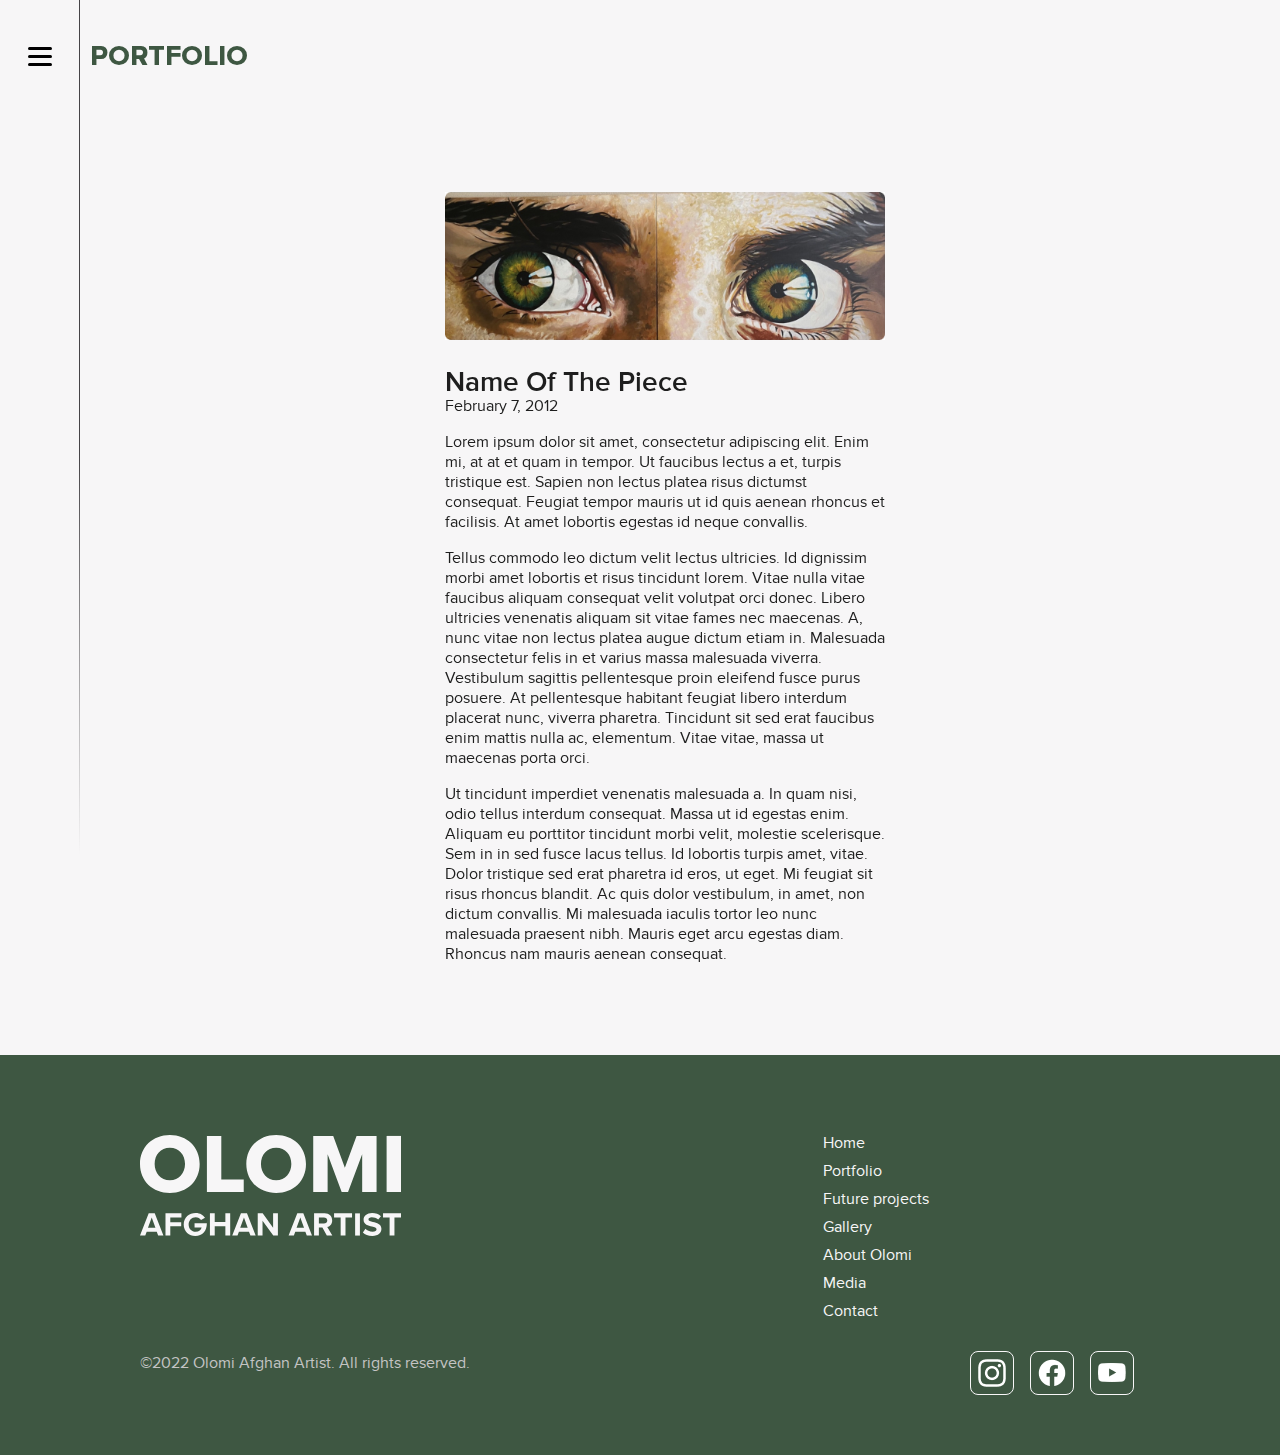
<file: portfolio-detail1.html>
<!DOCTYPE html>
<html lang="en">

<head>
	<meta charset="utf-8">
	<meta name="description" content="">
	<meta http-equiv="X-UA-Compatible" content="IE=edge">
	<!-- <meta name="viewport" content="width=device-width, initial-scale=1"> -->
	<meta name="viewport" content="width=device-width, initial-scale=1, user-scalable=no">
	<title>OLOMI Gallery</title>
	<meta name="description" content="" />
	<meta name="title" content="" />
	<meta name="keywords" content="" />
	<!-- Favicon -->
	<link rel="apple-touch-icon" sizes="180x180" href="images/apple-touch-icon.png">
	<link rel="icon" type="image/png" sizes="32x32" href="images/favicon-32x32.png">
	<link rel="icon" type="image/png" sizes="16x16" href="images/favicon-16x16.png">
	<link rel="manifest" href="images/site.webmanifest">
	<link rel="mask-icon" href="images/safari-pinned-tab.svg" color="#5bbad5">
	<meta name="msapplication-TileColor" content="#da532c">

	<!-- Bootstrap -->
	<link href="css/bootstrap.css" rel="stylesheet">
	<!--=== Add By Designer ===-->
	<link href="css/slick.css" rel="stylesheet">
	<link href="css/aos.css" rel="stylesheet">
	<link href="css/style.css" rel="stylesheet">
	<link href="fonts/fonts.css" rel="stylesheet">
	<link href="css/responsive.css" rel="stylesheet">
	<!-- Font Awesome -->
	<link href="css/fontawesome.min.css" rel="stylesheet">
	<!--=== Windows Phone JS Code Start ===-->
	<script type="text/javascript">
		if (navigator.userAgent.match(/IEMobile\/10\.0/)) {
			var msViewportStyle = document.createElement('style')
			msViewportStyle.appendChild(
				document.createTextNode(
					'@-ms-viewport{width:auto!important}'
				)
			)
			document.querySelector('head').appendChild(msViewportStyle)
		}
	</script>
	<!--=== Windows Phone JS Code End ===-->
	<!-- HTML5 shim and Respond.js for IE8 support of HTML5 elements and media queries -->
	<!-- WARNING: Respond.js doesn't work if you view the page via file:// -->
	<!--[if lt IE 9]>
	<script src="https://oss.maxcdn.com/html5shiv/3.7.2/html5shiv.min.js"></script>
	<script src="https://oss.maxcdn.com/respond/1.4.2/respond.min.js"></script>
<![endif]-->
</head>

<body>

	<div class="sidebar">
		<a href="#" class="logo"><img src="images/logo2.svg" alt="logo" class="img-fluid"></a>
		<button class="navbar-toggler" type="button">
			<span class="navbar-toggler-icon">
				<span class="toggle-bar"></span>
				<span class="toggle-bar"></span>
				<span class="toggle-bar"></span>
			</span>
		</button>
	</div>


	<div class="navbar-menu">
		<div class="menu-close">
			<svg width="84" height="84" viewBox="0 0 84 84" fill="none" xmlns="http://www.w3.org/2000/svg">
				<circle cx="42" cy="42" r="41.5" stroke="white" />
				<path
					d="M54.2834 51.7167C55.0168 52.45 55.0168 53.55 54.2834 54.2833C53.9168 54.65 53.5501 54.8333 53.0001 54.8333C52.4501 54.8333 52.0834 54.65 51.7168 54.2833L42.0001 44.5667L32.2834 54.2833C31.9167 54.65 31.5501 54.8333 31.0001 54.8333C30.4501 54.8333 30.0834 54.65 29.7167 54.2833C28.9834 53.55 28.9834 52.45 29.7167 51.7167L39.4334 42L29.7167 32.2833C28.9834 31.55 28.9834 30.45 29.7167 29.7167C30.4501 28.9833 31.5501 28.9833 32.2834 29.7167L42.0001 39.4333L51.7168 29.7167C52.4501 28.9833 53.5501 28.9833 54.2834 29.7167C55.0168 30.45 55.0168 31.55 54.2834 32.2833L44.5667 42L54.2834 51.7167Z"
					fill="white" />
				<mask id="mask0_204_791" style="mask-type:alpha" maskUnits="userSpaceOnUse" x="29" y="29" width="26"
					height="26">
					<path
						d="M54.2834 51.7167C55.0168 52.45 55.0168 53.55 54.2834 54.2833C53.9168 54.65 53.5501 54.8333 53.0001 54.8333C52.4501 54.8333 52.0834 54.65 51.7168 54.2833L42.0001 44.5667L32.2834 54.2833C31.9167 54.65 31.5501 54.8333 31.0001 54.8333C30.4501 54.8333 30.0834 54.65 29.7167 54.2833C28.9834 53.55 28.9834 52.45 29.7167 51.7167L39.4334 42L29.7167 32.2833C28.9834 31.55 28.9834 30.45 29.7167 29.7167C30.4501 28.9833 31.5501 28.9833 32.2834 29.7167L42.0001 39.4333L51.7168 29.7167C52.4501 28.9833 53.5501 28.9833 54.2834 29.7167C55.0168 30.45 55.0168 31.55 54.2834 32.2833L44.5667 42L54.2834 51.7167Z"
						fill="white" />
				</mask>
				<g mask="url(#mask0_204_791)">
					<rect x="20" y="20" width="44" height="44" fill="white" />
				</g>
			</svg>
		</div>
		<ul class="navbar-nav">
			<li class="nav-item">
				<a class="nav-link" href="home.html">Home</a>
			</li>
			<li class="nav-item">
				<a class="nav-link active" href="portfolio.html">Portfolio</a>
			</li>
			<li class="nav-item">
				<a class="nav-link" href="gallery.html">Gallery</a>
			</li>
			<li class="nav-item">
				<a class="nav-link" href="about-olomi.html">About Olomi</a>
			</li>
			<li class="nav-item">
				<a class="nav-link" href="media.html">Media</a>
			</li>
			<li class="nav-item">
				<a class="nav-link" href="contact.html">Contact</a>
			</li>
		</ul>
	</div>

	<div class="main-wrapper">
		<div class="page-title" data-aos="fade" data-aos-offset="100" data-aos-delay="100" data-aos-duration="1000"
		data-aos-easing="ease-in-out">
			<h1>Portfolio</h1>
		</div>

		<div class="portfilo-detail-main">
			<div class="portfolio-detail">
				<div class="image" data-aos="fade" data-aos-offset="100" data-aos-delay="100" data-aos-duration="1000"
				data-aos-easing="ease-in-out">
					<img src="images/gallery1.jpg" alt="portfolio" class="img-fluid">
				</div>
				<div class="detail" data-aos="fade" data-aos-offset="100" data-aos-delay="100" data-aos-duration="1000"
				data-aos-easing="ease-in-out">
					<h3>name of the Piece</h3>
					<span>February 7, 2012</span>
					<p>Lorem ipsum dolor sit amet, consectetur adipiscing elit. Enim mi, at at et quam in tempor. Ut faucibus lectus a et, turpis tristique est. Sapien non lectus platea risus dictumst consequat. Feugiat tempor mauris ut id quis aenean rhoncus et facilisis. At amet lobortis egestas id neque convallis.</p>
					<p>Tellus commodo leo dictum velit lectus ultricies. Id dignissim morbi amet lobortis et risus tincidunt lorem. Vitae nulla vitae faucibus aliquam consequat velit volutpat orci donec. Libero ultricies venenatis aliquam sit vitae fames nec maecenas. A, nunc vitae non lectus platea augue dictum etiam in. Malesuada consectetur felis in et varius massa malesuada viverra. Vestibulum sagittis pellentesque proin eleifend fusce purus posuere. At pellentesque habitant feugiat libero interdum placerat nunc, viverra pharetra. Tincidunt sit sed erat faucibus enim mattis nulla ac, elementum. Vitae vitae, massa ut maecenas porta orci.</p>
					<p>Ut tincidunt imperdiet venenatis malesuada a. In quam nisi, odio tellus interdum consequat. Massa ut id egestas enim. Aliquam eu porttitor tincidunt morbi velit, molestie scelerisque. Sem in in sed fusce lacus tellus. Id lobortis turpis amet, vitae. Dolor tristique sed erat pharetra id eros, ut eget. Mi feugiat sit risus rhoncus blandit. Ac quis dolor vestibulum, in amet, non dictum convallis. Mi malesuada iaculis tortor leo nunc malesuada praesent nibh. Mauris eget arcu egestas diam. Rhoncus nam mauris aenean consequat.</p>
				</div>
			</div>
		</div>

	</div>

	<footer class="footer">
		<div class="container">
			<div class="row">
				<div class="col-sm-12 col-md-8">
					<div class="f-left">
						<div class="logo">
							<a href="#">
								<img src="images/logo.svg" alt="logo" class="img-fluid">
							</a>
						</div>
					</div>
				</div>
				<div class="col-sm-12 col-md-4">
					<div class="f-right">
						<ul>
							<li><a href="#">Home</a></li>
							<li><a href="#">Portfolio</a></li>
							<li><a href="#">Future projects</a></li>
							<li><a href="#">Gallery</a></li>
							<li><a href="#">About Olomi</a></li>
							<li><a href="#">Media</a></li>
							<li><a href="#">Contact</a></li>
						</ul>
					</div>
				</div>
			</div>
			<div class="row align-items-center">
				<div class="col-sm-12 col-md-8">
					<div class="f-left">
						<p>©2022 Olomi Afghan Artist. All rights reserved.</p>
					</div>
				</div>
				<div class="col-sm-12 col-md-4">
					<div class="f-right">
						<div class="social">
							<ul>
								<li><a target="_blank" href="https://www.instagram.com/olomigallery/"><img src="images/instagram.png" alt="social" class="img-fluid"></a></li>
								<li><a target="_blank" href="https://www.facebook.com/olomiart"><img src="images/facebook.png" alt="social" class="img-fluid"></a></li>
								<li><a target="_blank" href="https://www.youtube.com/channel/UCB0UlgntVzBdNGA2PNJQocg"><img src="images/youtube.png" alt="social" class="img-fluid"></a></li>
							</ul>
						</div>
					</div>
				</div>
			</div>
		</div>
	</footer>


	<!-- Modal -->
	<div class="modal fade gallery-modal" id="exampleModal" tabindex="-1" aria-labelledby="exampleModalLabel" aria-hidden="true">
		<div class="modal-dialog">
			
			<div class="modal-content">	
				<a href="#" class="modal-close" data-bs-dismiss="modal" aria-label="Close">
					<svg width="84" height="84" viewBox="0 0 84 84" fill="none" xmlns="http://www.w3.org/2000/svg">
						<circle cx="42" cy="42" r="41.5" stroke="white"></circle>
						<path d="M54.2834 51.7167C55.0168 52.45 55.0168 53.55 54.2834 54.2833C53.9168 54.65 53.5501 54.8333 53.0001 54.8333C52.4501 54.8333 52.0834 54.65 51.7168 54.2833L42.0001 44.5667L32.2834 54.2833C31.9167 54.65 31.5501 54.8333 31.0001 54.8333C30.4501 54.8333 30.0834 54.65 29.7167 54.2833C28.9834 53.55 28.9834 52.45 29.7167 51.7167L39.4334 42L29.7167 32.2833C28.9834 31.55 28.9834 30.45 29.7167 29.7167C30.4501 28.9833 31.5501 28.9833 32.2834 29.7167L42.0001 39.4333L51.7168 29.7167C52.4501 28.9833 53.5501 28.9833 54.2834 29.7167C55.0168 30.45 55.0168 31.55 54.2834 32.2833L44.5667 42L54.2834 51.7167Z" fill="white"></path>
						<mask id="mask0_204_791" style="mask-type:alpha" maskUnits="userSpaceOnUse" x="29" y="29" width="26" height="26">
							<path d="M54.2834 51.7167C55.0168 52.45 55.0168 53.55 54.2834 54.2833C53.9168 54.65 53.5501 54.8333 53.0001 54.8333C52.4501 54.8333 52.0834 54.65 51.7168 54.2833L42.0001 44.5667L32.2834 54.2833C31.9167 54.65 31.5501 54.8333 31.0001 54.8333C30.4501 54.8333 30.0834 54.65 29.7167 54.2833C28.9834 53.55 28.9834 52.45 29.7167 51.7167L39.4334 42L29.7167 32.2833C28.9834 31.55 28.9834 30.45 29.7167 29.7167C30.4501 28.9833 31.5501 28.9833 32.2834 29.7167L42.0001 39.4333L51.7168 29.7167C52.4501 28.9833 53.5501 28.9833 54.2834 29.7167C55.0168 30.45 55.0168 31.55 54.2834 32.2833L44.5667 42L54.2834 51.7167Z" fill="white"></path>
						</mask>
						<g mask="url(#mask0_204_791)">
							<rect x="20" y="20" width="44" height="44" fill="white"></rect>
						</g>
					</svg>
				</a>
				<div class="modal-body">
					<div class="gallery-slider">
						<div class="g-item">
							<div class="g-title">
								<h3>name of the Piece</h3>
							</div>
							<img src="images/gallery1.jpg" alt="gallery-slider" class="img-fluid">
							<div class="g-detail">
								<p>Lorem ipsum dolor sit amet, consectetur adipiscing elit. Viverra tempus cursus in molestie magna scelerisque. Amet commodo lectus orci luctus adipiscing.</p>
								<a href="#" class="btn btn-common">Read more</a>
							</div>
						</div>
						<div class="g-item">
							<div class="g-title">
								<h3>name of the Piece</h3>
							</div>
							<img src="images/gallery2.jpg" alt="gallery-slider" class="img-fluid">
							<div class="g-detail">
								<p>Lorem ipsum dolor sit amet, consectetur adipiscing elit. Viverra tempus cursus in molestie magna scelerisque. Amet commodo lectus orci luctus adipiscing.</p>
								<a href="#" class="btn btn-common">Read more</a>
							</div>
						</div>
					</div>
				</div>
			</div>
		</div>
	</div>

	<!-- jQuery (necessary for Bootstrap's JavaScript plugins) -->
	<script src="js/jquery-3.6.0.min.js"></script>
	<!-- Bootstrap Bundle with Popper -->
	<script src="js/bootstrap.bundle.min.js"></script>
	<script src="js/slick.min.js"></script>
	<script src="js/aos.js"></script>
	<!-- ofi -->
	<script src="js/ofi.min.js"></script>
	<script src="js/script.js"></script>
</body>

</html>
</file>
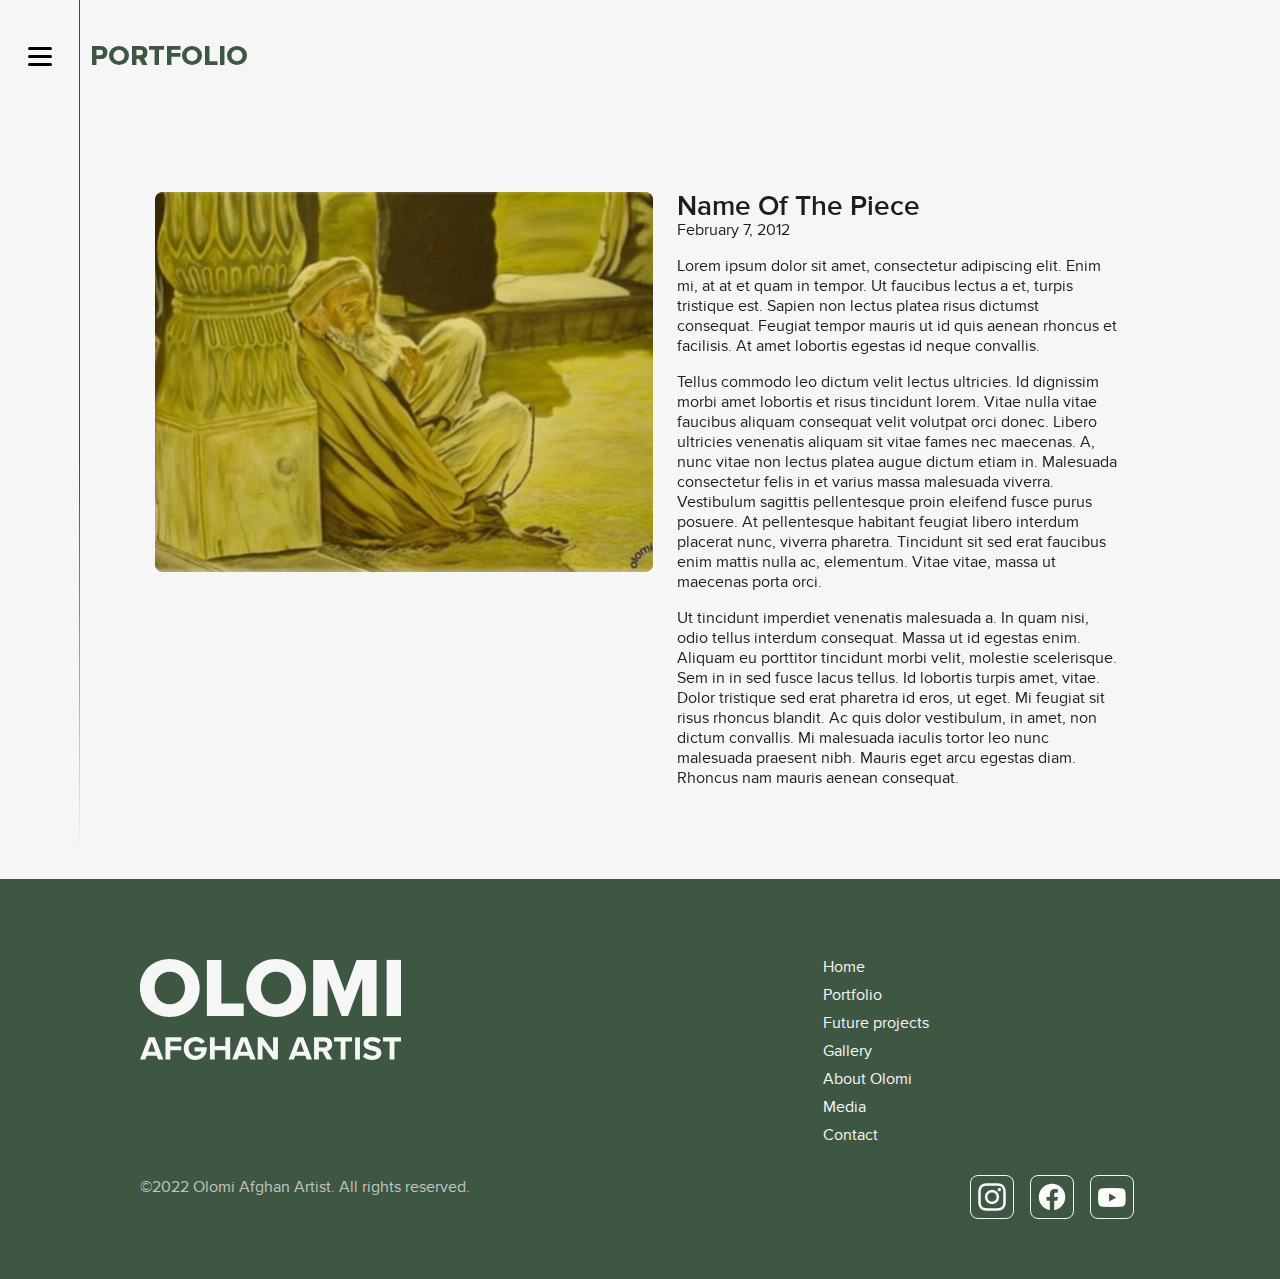
<file: portfolio-detail2.html>
<!DOCTYPE html>
<html lang="en">

<head>
	<meta charset="utf-8">
	<meta name="description" content="">
	<meta http-equiv="X-UA-Compatible" content="IE=edge">
	<!-- <meta name="viewport" content="width=device-width, initial-scale=1"> -->
	<meta name="viewport" content="width=device-width, initial-scale=1, user-scalable=no">
	<title>OLOMI Gallery</title>
	<meta name="description" content="" />
	<meta name="title" content="" />
	<meta name="keywords" content="" />
	<!-- Favicon -->
	<link rel="apple-touch-icon" sizes="180x180" href="images/apple-touch-icon.png">
	<link rel="icon" type="image/png" sizes="32x32" href="images/favicon-32x32.png">
	<link rel="icon" type="image/png" sizes="16x16" href="images/favicon-16x16.png">
	<link rel="manifest" href="images/site.webmanifest">
	<link rel="mask-icon" href="images/safari-pinned-tab.svg" color="#5bbad5">
	<meta name="msapplication-TileColor" content="#da532c">

	<!-- Bootstrap -->
	<link href="css/bootstrap.css" rel="stylesheet">
	<!--=== Add By Designer ===-->
	<link href="css/slick.css" rel="stylesheet">
	<link href="css/aos.css" rel="stylesheet">
	<link href="css/style.css" rel="stylesheet">
	<link href="fonts/fonts.css" rel="stylesheet">
	<link href="css/responsive.css" rel="stylesheet">
	<!-- Font Awesome -->
	<link href="css/fontawesome.min.css" rel="stylesheet">
	<!--=== Windows Phone JS Code Start ===-->
	<script type="text/javascript">
		if (navigator.userAgent.match(/IEMobile\/10\.0/)) {
			var msViewportStyle = document.createElement('style')
			msViewportStyle.appendChild(
				document.createTextNode(
					'@-ms-viewport{width:auto!important}'
				)
			)
			document.querySelector('head').appendChild(msViewportStyle)
		}
	</script>
	<!--=== Windows Phone JS Code End ===-->
	<!-- HTML5 shim and Respond.js for IE8 support of HTML5 elements and media queries -->
	<!-- WARNING: Respond.js doesn't work if you view the page via file:// -->
	<!--[if lt IE 9]>
	<script src="https://oss.maxcdn.com/html5shiv/3.7.2/html5shiv.min.js"></script>
	<script src="https://oss.maxcdn.com/respond/1.4.2/respond.min.js"></script>
<![endif]-->
</head>

<body>

	<div class="sidebar">
		<a href="#" class="logo"><img src="images/logo2.svg" alt="logo" class="img-fluid"></a>
		<button class="navbar-toggler" type="button">
			<span class="navbar-toggler-icon">
				<span class="toggle-bar"></span>
				<span class="toggle-bar"></span>
				<span class="toggle-bar"></span>
			</span>
		</button>
	</div>


	<div class="navbar-menu">
		<div class="menu-close">
			<svg width="84" height="84" viewBox="0 0 84 84" fill="none" xmlns="http://www.w3.org/2000/svg">
				<circle cx="42" cy="42" r="41.5" stroke="white" />
				<path
					d="M54.2834 51.7167C55.0168 52.45 55.0168 53.55 54.2834 54.2833C53.9168 54.65 53.5501 54.8333 53.0001 54.8333C52.4501 54.8333 52.0834 54.65 51.7168 54.2833L42.0001 44.5667L32.2834 54.2833C31.9167 54.65 31.5501 54.8333 31.0001 54.8333C30.4501 54.8333 30.0834 54.65 29.7167 54.2833C28.9834 53.55 28.9834 52.45 29.7167 51.7167L39.4334 42L29.7167 32.2833C28.9834 31.55 28.9834 30.45 29.7167 29.7167C30.4501 28.9833 31.5501 28.9833 32.2834 29.7167L42.0001 39.4333L51.7168 29.7167C52.4501 28.9833 53.5501 28.9833 54.2834 29.7167C55.0168 30.45 55.0168 31.55 54.2834 32.2833L44.5667 42L54.2834 51.7167Z"
					fill="white" />
				<mask id="mask0_204_791" style="mask-type:alpha" maskUnits="userSpaceOnUse" x="29" y="29" width="26"
					height="26">
					<path
						d="M54.2834 51.7167C55.0168 52.45 55.0168 53.55 54.2834 54.2833C53.9168 54.65 53.5501 54.8333 53.0001 54.8333C52.4501 54.8333 52.0834 54.65 51.7168 54.2833L42.0001 44.5667L32.2834 54.2833C31.9167 54.65 31.5501 54.8333 31.0001 54.8333C30.4501 54.8333 30.0834 54.65 29.7167 54.2833C28.9834 53.55 28.9834 52.45 29.7167 51.7167L39.4334 42L29.7167 32.2833C28.9834 31.55 28.9834 30.45 29.7167 29.7167C30.4501 28.9833 31.5501 28.9833 32.2834 29.7167L42.0001 39.4333L51.7168 29.7167C52.4501 28.9833 53.5501 28.9833 54.2834 29.7167C55.0168 30.45 55.0168 31.55 54.2834 32.2833L44.5667 42L54.2834 51.7167Z"
						fill="white" />
				</mask>
				<g mask="url(#mask0_204_791)">
					<rect x="20" y="20" width="44" height="44" fill="white" />
				</g>
			</svg>
		</div>
		<ul class="navbar-nav">
			<li class="nav-item">
				<a class="nav-link" href="home.html">Home</a>
			</li>
			<li class="nav-item">
				<a class="nav-link active" href="portfolio.html">Portfolio</a>
			</li>
			<li class="nav-item">
				<a class="nav-link" href="gallery.html">Gallery</a>
			</li>
			<li class="nav-item">
				<a class="nav-link" href="about-olomi.html">About Olomi</a>
			</li>
			<li class="nav-item">
				<a class="nav-link" href="media.html">Media</a>
			</li>
			<li class="nav-item">
				<a class="nav-link" href="contact.html">Contact</a>
			</li>
		</ul>
	</div>

	<div class="main-wrapper">
		<div class="page-title" data-aos="fade" data-aos-offset="100" data-aos-delay="100" data-aos-duration="1000"
		data-aos-easing="ease-in-out">
			<h1>Portfolio</h1>
		</div>

		<div class="portfilo-detail-main">
			<div class="container">
				<div class="row">
					<div class="col-sm-12 col-md-6">
						<div class="portfolio-image" data-aos="fade" data-aos-offset="100" data-aos-delay="100" data-aos-duration="1000"
						data-aos-easing="ease-in-out">
							<img src="images/portfolio2.jpg" alt="portfolio" class="img-fluid">
						</div>
					</div>
					<div class="col-sm-12 col-md-6">
						<div class="portfolio-detail m-0" data-aos="fade" data-aos-offset="100" data-aos-delay="100" data-aos-duration="1000"
						data-aos-easing="ease-in-out">
							<div class="detail">
								<h3>name of the Piece</h3>
								<span>February 7, 2012</span>
								<p>Lorem ipsum dolor sit amet, consectetur adipiscing elit. Enim mi, at at et quam in tempor. Ut faucibus lectus a et, turpis tristique est. Sapien non lectus platea risus dictumst consequat. Feugiat tempor mauris ut id quis aenean rhoncus et facilisis. At amet lobortis egestas id neque convallis.</p>
								<p>Tellus commodo leo dictum velit lectus ultricies. Id dignissim morbi amet lobortis et risus tincidunt lorem. Vitae nulla vitae faucibus aliquam consequat velit volutpat orci donec. Libero ultricies venenatis aliquam sit vitae fames nec maecenas. A, nunc vitae non lectus platea augue dictum etiam in. Malesuada consectetur felis in et varius massa malesuada viverra. Vestibulum sagittis pellentesque proin eleifend fusce purus posuere. At pellentesque habitant feugiat libero interdum placerat nunc, viverra pharetra. Tincidunt sit sed erat faucibus enim mattis nulla ac, elementum. Vitae vitae, massa ut maecenas porta orci.</p>
								<p>Ut tincidunt imperdiet venenatis malesuada a. In quam nisi, odio tellus interdum consequat. Massa ut id egestas enim. Aliquam eu porttitor tincidunt morbi velit, molestie scelerisque. Sem in in sed fusce lacus tellus. Id lobortis turpis amet, vitae. Dolor tristique sed erat pharetra id eros, ut eget. Mi feugiat sit risus rhoncus blandit. Ac quis dolor vestibulum, in amet, non dictum convallis. Mi malesuada iaculis tortor leo nunc malesuada praesent nibh. Mauris eget arcu egestas diam. Rhoncus nam mauris aenean consequat.</p>
							</div>
						</div>
					</div>
				</div>

			</div>
		</div>

	</div>

	<footer class="footer">
		<div class="container">
			<div class="row">
				<div class="col-sm-12 col-md-8">
					<div class="f-left">
						<div class="logo">
							<a href="#">
								<img src="images/logo.svg" alt="logo" class="img-fluid">
							</a>
						</div>
					</div>
				</div>
				<div class="col-sm-12 col-md-4">
					<div class="f-right">
						<ul>
							<li><a href="#">Home</a></li>
							<li><a href="#">Portfolio</a></li>
							<li><a href="#">Future projects</a></li>
							<li><a href="#">Gallery</a></li>
							<li><a href="#">About Olomi</a></li>
							<li><a href="#">Media</a></li>
							<li><a href="#">Contact</a></li>
						</ul>
					</div>
				</div>
			</div>
			<div class="row align-items-center">
				<div class="col-sm-12 col-md-8">
					<div class="f-left">
						<p>©2022 Olomi Afghan Artist. All rights reserved.</p>
					</div>
				</div>
				<div class="col-sm-12 col-md-4">
					<div class="f-right">
						<div class="social">
							<ul>
								<li><a target="_blank" href="https://www.instagram.com/olomigallery/"><img src="images/instagram.png" alt="social" class="img-fluid"></a></li>
								<li><a target="_blank" href="https://www.facebook.com/olomiart"><img src="images/facebook.png" alt="social" class="img-fluid"></a></li>
								<li><a target="_blank" href="https://www.youtube.com/channel/UCB0UlgntVzBdNGA2PNJQocg"><img src="images/youtube.png" alt="social" class="img-fluid"></a></li>
							</ul>
						</div>
					</div>
				</div>
			</div>
		</div>
	</footer>


	<!-- Modal -->
	<div class="modal fade gallery-modal" id="exampleModal" tabindex="-1" aria-labelledby="exampleModalLabel" aria-hidden="true">
		<div class="modal-dialog">
			
			<div class="modal-content">	
				<a href="#" class="modal-close" data-bs-dismiss="modal" aria-label="Close">
					<svg width="84" height="84" viewBox="0 0 84 84" fill="none" xmlns="http://www.w3.org/2000/svg">
						<circle cx="42" cy="42" r="41.5" stroke="white"></circle>
						<path d="M54.2834 51.7167C55.0168 52.45 55.0168 53.55 54.2834 54.2833C53.9168 54.65 53.5501 54.8333 53.0001 54.8333C52.4501 54.8333 52.0834 54.65 51.7168 54.2833L42.0001 44.5667L32.2834 54.2833C31.9167 54.65 31.5501 54.8333 31.0001 54.8333C30.4501 54.8333 30.0834 54.65 29.7167 54.2833C28.9834 53.55 28.9834 52.45 29.7167 51.7167L39.4334 42L29.7167 32.2833C28.9834 31.55 28.9834 30.45 29.7167 29.7167C30.4501 28.9833 31.5501 28.9833 32.2834 29.7167L42.0001 39.4333L51.7168 29.7167C52.4501 28.9833 53.5501 28.9833 54.2834 29.7167C55.0168 30.45 55.0168 31.55 54.2834 32.2833L44.5667 42L54.2834 51.7167Z" fill="white"></path>
						<mask id="mask0_204_791" style="mask-type:alpha" maskUnits="userSpaceOnUse" x="29" y="29" width="26" height="26">
							<path d="M54.2834 51.7167C55.0168 52.45 55.0168 53.55 54.2834 54.2833C53.9168 54.65 53.5501 54.8333 53.0001 54.8333C52.4501 54.8333 52.0834 54.65 51.7168 54.2833L42.0001 44.5667L32.2834 54.2833C31.9167 54.65 31.5501 54.8333 31.0001 54.8333C30.4501 54.8333 30.0834 54.65 29.7167 54.2833C28.9834 53.55 28.9834 52.45 29.7167 51.7167L39.4334 42L29.7167 32.2833C28.9834 31.55 28.9834 30.45 29.7167 29.7167C30.4501 28.9833 31.5501 28.9833 32.2834 29.7167L42.0001 39.4333L51.7168 29.7167C52.4501 28.9833 53.5501 28.9833 54.2834 29.7167C55.0168 30.45 55.0168 31.55 54.2834 32.2833L44.5667 42L54.2834 51.7167Z" fill="white"></path>
						</mask>
						<g mask="url(#mask0_204_791)">
							<rect x="20" y="20" width="44" height="44" fill="white"></rect>
						</g>
					</svg>
				</a>
				<div class="modal-body">
					<div class="gallery-slider">
						<div class="g-item">
							<div class="g-title">
								<h3>name of the Piece</h3>
							</div>
							<img src="images/gallery1.jpg" alt="gallery-slider" class="img-fluid">
							<div class="g-detail">
								<p>Lorem ipsum dolor sit amet, consectetur adipiscing elit. Viverra tempus cursus in molestie magna scelerisque. Amet commodo lectus orci luctus adipiscing.</p>
								<a href="#" class="btn btn-common">Read more</a>
							</div>
						</div>
						<div class="g-item">
							<div class="g-title">
								<h3>name of the Piece</h3>
							</div>
							<img src="images/gallery2.jpg" alt="gallery-slider" class="img-fluid">
							<div class="g-detail">
								<p>Lorem ipsum dolor sit amet, consectetur adipiscing elit. Viverra tempus cursus in molestie magna scelerisque. Amet commodo lectus orci luctus adipiscing.</p>
								<a href="#" class="btn btn-common">Read more</a>
							</div>
						</div>
					</div>
				</div>
			</div>
		</div>
	</div>

	<!-- jQuery (necessary for Bootstrap's JavaScript plugins) -->
	<script src="js/jquery-3.6.0.min.js"></script>
	<!-- Bootstrap Bundle with Popper -->
	<script src="js/bootstrap.bundle.min.js"></script>
	<script src="js/slick.min.js"></script>
	<!-- ofi -->
	<script src="js/ofi.min.js"></script>
	<script src="js/aos.js"></script>
	<script src="js/script.js"></script>
</body>

</html>
</file>
<file: css/style.css>
@charset "utf-8";
/* CSS Document */

/*---------- Google Fonts ----------*/



body {
    font-family: 'proximanovaregular';
    overflow-x: hidden;
    background: #FFF;
    background: #F7F6F7;
}
.homepage {
    background: #FFF;
}
a,
input,
button,
textarea {
    outline: none !important;
}

a {
    transition: all ease-in-out 300ms;
    -webkit-transition: all ease-in-out 300ms;
    -ms-transition: all ease-in-out 300ms;
    -o-transition: all ease-in-out 300ms;
    -moz-transition: all ease-in-out 300ms;
}

.btn:focus {
    box-shadow: none;
}

html , body {
    
}

.fal, .far {
    font-family: "Font Awesome 5 Free";
}

p {
    font-size: 16px;
    line-height: 16px;    
    color: #1E1E1E;
}

.btn {
    font-weight: 700;
    font-size: 16px;
    line-height: 16px;
    font-family: "ProximaNova-Bold";
    color: #F7F6F7;
    padding: 12px 20px;
}

.btn-common {
    background: rgba(64, 64, 64, 0.1);
    border: 1px solid #F7F6F7;
    box-sizing: border-box;
    backdrop-filter: blur(20px);
    border-radius: 40px;
}

.btn-common:hover {
    background: #F7F6F7;
    color: #3E5742;
}

.btn-border {
    border: 1px solid #1E1E1E;
    background: transparent;
    color: #1E1E1E;
}

.btn-border:hover {
    background: #1E1E1E;
    color: #fff;
}

.splash-screen {
    min-height: 100vh;
    display: flex;
    align-items: center;
    justify-content: center;
    background: url("../images/splash-sc.png");
    background-size: cover;
    border: 20px solid #f7f6f7;    
}

.splash-content {
    text-align: center;
}

.splash-content .logo {
    margin: 0 0 28px;
}

.sidebar {
    width: 80px;
    padding: 40px 24px;
    position: fixed;
    top: 0;
    left: 0;
    bottom: 0;
}

.sidebar:after {
    background: linear-gradient(89.54deg, #464447 50.4%, rgba(70, 68, 71, 0) 89.54%);
    transform: rotate(180deg);
    -webkit-transform: rotate(180deg);
    -moz-transform: rotate(180deg);
    -ms-transform: rotate(180deg);
    -o-transform: rotate(180deg);
    position: absolute;
    top: 0;
    right: 0;
    bottom: 0;
    content: "";
    width: 1px;
    display: block;
}



.navbar-toggler-icon {
    width: auto;
    height: auto;
}

.navbar-toggler .navbar-toggler-icon .toggle-bar {
    position: relative;
    display: block;
    height: 3px;
    width: 100%;
    margin: 0 0 5px;
    transition: 0.4s;
    -webkit-transition: 0.4s;
    -moz-transition: 0.4s;
    -ms-transition: 0.4s;
    -o-transition: 0.4s;
    border-radius: 5px;
    width: 1.5rem;
    margin: 0 auto 5px;
    background: #000000;
    border-radius: 3px;
    width: 24px;
    margin-left: auto;
    margin-right: auto;
}

.navbar-toggler:focus {
    box-shadow: none;
    outline: none;
}

.navbar-menu.show {
    -webkit-transform: translateY(0);
    transform: translateY(0);
}

.navbar-toggler {
    padding: 0;
    width: 32px;
    height: 32px;
    position: relative;
    margin: 0;
    background: transparent;
    display: flex;
    align-items: center;
    justify-content: center;
    z-index: 999;
    margin-left: auto;
    margin-left: 0;
    background: transparent;
}

.navbar-menu {
    position: fixed;
    top: 0;
    bottom: 0;
    left: 0;
    right: 0;
    z-index: 999;
    -webkit-transform: translateY(-110%);
    transform: translateY(-110%);
    -webkit-transition: -webkit-transform 0.2s cubic-bezier(0.8, 0, 0, 1);
    transition: -webkit-transform 0.2s cubic-bezier(0.8, 0, 0, 1);
    transition: transform 0.2s cubic-bezier(0.8, 0, 0, 1);
    transition: transform 0.2s cubic-bezier(0.8, 0, 0, 1), -webkit-transform 0.2s cubic-bezier(0.8, 0, 0, 1);
    padding: 120px 20px 60px;
    overflow: auto;
    height: 100% !important;
    background: #3E5742;
    min-height: 100vh;
    display: -webkit-box;
    display: -ms-flexbox;
    display: flex;
    margin-right: auto;
    margin-left: auto;
    -webkit-box-align: center;
    -ms-flex-align: center;
    align-items: center;
    padding: 0;
}

.navbar-menu .menu-close {
    position: absolute;
    top: 40px;
    right: 40px;
    cursor: pointer;
}

.navbar-toggler.open .navbar-toggler-icon .toggle-bar:first-child {
    top: 8px;
    transform: rotate(45deg);
    -webkit-transform: rotate(45deg);
    -moz-transform: rotate(45deg);
    -ms-transform: rotate(45deg);
    -o-transform: rotate(45deg);
}

.navbar-toggler.open .navbar-toggler-icon .toggle-bar:nth-child(2) {
    opacity: 0;
}


.navbar-toggler.open .navbar-toggler-icon .toggle-bar:last-child {
    top: -8px;
    transform: rotate(-45deg);
    -webkit-transform: rotate(-45deg);
    -moz-transform: rotate(-45deg);
    -ms-transform: rotate(-45deg);
    -o-transform: rotate(-45deg);
}

.navbar-toggler .navbar-toggler-icon .toggle-bar:last-child {
    margin-bottom: 0;
}


.navbar-nav {
    margin: auto;
}

.navbar-nav .nav-item {
    padding: 0 0 20px;
    text-align: center;
}

.navbar-nav .nav-link {
    font-family: 'ProximaNovaExtrabold';
    font-style: normal;
    font-weight: 800;
    font-size: 40px;
    line-height: 40px;
    color: #F7F6F7;
    position: relative;
    display: inline-block;
    padding: 0;
}

.navbar-nav .nav-link:after {
    height: 1px;
    position: absolute;
    left: 0;
    right: 0;
    display: block;
    opacity: 0;
    content: "";
    bottom: -3px;
    background: linear-gradient(89.54deg, #F7F6F7 50.4%, rgba(247, 246, 247, 0) 89.54%);
}

.navbar-nav .nav-link.active:after ,
.navbar-nav .nav-link:hover:after {
    opacity: 1;
}



.main-wrapper {
    padding: 0 40px 0 90px;
}

.artist-block {
    padding: 36px 0;
}
.artist-block .artist-detail {
    max-width: 360px;
    margin: 0 auto;
    position: relative;
}

.main-title {
    font-family: "ProximaNovaExtrabold";
    font-size: 80px;
    line-height: 80px;
    text-transform: uppercase;
    color: #3E5742;
}

.main-title * {
    text-decoration: none;
    font-family: inherit;
    font-size: inherit;
    line-height: inherit;
    color: inherit;
    margin: 0;
}
.page-title {
    font-family: "ProximaNovaExtrabold";
    font-size: 28px;
    line-height: 28px;
    /* identical to box height */

    text-transform: uppercase;
    padding-top: 42px;
    color: #3E5742;
}

.page-title * {
    text-decoration: none;
    font-family: inherit;
    font-size: inherit;
    line-height: inherit;
    color: inherit;
    margin: 0;
}

.section-title {
    font-family: 'ProximaNovaExtrabold';
    font-size: 40px;
    line-height: 40px;
    text-transform: uppercase;
    color: #3E5742;
}

.section-title * {
    text-decoration: none;
    font-family: inherit;
    font-size: inherit;
    line-height: inherit;
    color: inherit;
    margin: 0;
}

.m-title {
    font-family: 'proximanovasemibold';
    font-size: 20px;
    line-height: 20px;
    text-transform: capitalize;
    color: #1E1E1E;
    padding: 0 0 16px;
}

.m-title * {
    text-decoration: none;
    font-family: inherit;
    font-size: inherit;
    line-height: inherit;
    color: inherit;
    margin: 0;
}

.artist-detail p {
    font-size: 16px;
    line-height: 16px;
    color: #1E1E1E;
    margin: 0 0 20px;
}

.artist-block .artist-detail .main-title {
    position: relative;
    padding: 0 0 32px;
    margin: 0 0 20px;
}

.artist-block .artist-detail .main-title:after {
    background: linear-gradient(89.54deg, #464447 50.4%, rgba(70, 68, 71, 0) 89.54%);
    position: absolute;
    right: 0;
    bottom: 0;
    content: "";
    width: 630px;
    display: block;
    height: 1px;
}

.meet-artist .section-title:after {
    background: linear-gradient(89.54deg, #464447 50.4%, rgba(70, 68, 71, 0) 89.54%);
    position: absolute;
    right: 0;
    bottom: 0;
    content: "";
    width: 630px;
    display: block;
    height: 1px;
}


.link a svg {
    margin-right: 12px;
}

.link a {
    font-family: 'ProximaNova-Bold';
    font-size: 16px;
    line-height: 16px;
    text-decoration: none;
    color: #1E1E1E;
    display: flex;
    align-items: center;
}

.aucation-sec {
    position: relative;
}
/* .aucation-sec:after {
    width: 603px;
    height: 1px;
    position: absolute;
    top: 0;
    left: 0;
    right: 0;
    margin: 0 auto;
    background: #C4C4C4;
    display: block;
    content: "";
} */
.aucation-sec{
    margin-top: -190px;
    padding-top: 10px;
}


.auc-detail {
    padding-left: 50px;
}
.auc-detail .section-title {
    position: relative;
    padding: 0 0 32px;
    margin: 0 0 20px;
}

.auc-detail .section-title:after {
    background: linear-gradient(89.54deg, #464447 50.4%, rgba(70, 68, 71, 0) 89.54%);
    position: absolute;
    right: 0;
    bottom: 0;
    content: "";
    width: 630px;
    display: block;
    height: 1px;
    transform: rotate(-180deg);
    left: 0;

}


.auc-detail .text-block {
    max-width: 360px;
}

.auc-detail .date {
    font-weight: 400;
    font-size: 28px;
    line-height: 28px;
    text-transform: uppercase;
    color: #1E1E1E;
    padding: 20px;
    padding-right: 255px;
    background: #F7F6F7;
    border-radius: 8px 0px 0px 0px;
    display: table;
}

.aucation-sec .a-title {
    margin-left: -200px;
}

.auc-detail p {
    font-size: 16px;
    line-height: 16px;
    color: #1E1E1E;
}

.auc-detail .section-title {
    background: #FFFFFF;
    border-radius: 0px 0px 0px 8px;
    padding: 20px;
}

.meet-artist {
    padding: 80px 0;
}

.meet-artist .meet-detail {
    max-width: 340px;
    margin: 0 auto;
    margin-bottom: 50px;
}

.meet-artist .section-title {
    padding:  0 0 16px;
    margin:  0 0 16px;
    position: relative;
    
}

.explore-work {
    position: relative;
    padding: 0 0 100px;
}

.explore-work .section-title:after {
    height: 1px;
    position: absolute;
    top: 0;
    left: 0;
    right: 0;
    background: linear-gradient(89.54deg, #464447 50.4%, rgba(70, 68, 71, 0) 89.54%);
    display: block;
    content: "";
}

.explore-work .section-title {
    padding: 88px 0 36px;
    text-align: center;
    position: relative;
}

.work-slider .slick-arrow.slick-disabled {
    opacity: 0;
    display: none !important;
}
.work-slider .slick-arrow {
    position: absolute;
    top: 50%;
    transform: translate(0,-50%);
    -webkit-transform: translate(0,-50%);
    -moz-transform: translate(0,-50%);
    -ms-transform: translate(0,-50%);
    -o-transform: translate(0,-50%);
    border: 1px solid #464447;
    cursor: pointer;
    z-index: 99;
    border-radius: 50%;
    -webkit-border-radius: 50%;
    -moz-border-radius: 50%;
    -ms-border-radius: 50%;
    -o-border-radius: 50%;
    width: 84px;
    height: 84px;
    display: flex !important;
    align-items: center;
    justify-content: center;
}

.work-slider .slick-arrow:hover {
    background: #464447;
}


.work-slider .slick-next {
    right: -140px;
}
.work-slider .slick-prev {
    left: -140px;
}

.work-slider {
    margin: 0 auto;
    max-width: 1000px;
}
.work-slider .slick-arrow:hover svg path,
.work-slider .slick-arrow:hover svg rect {
    fill: #fff;
}

.link a:hover svg circle {
    fill: #3e5742;
}

.link a:hover svg path,
.link a:hover svg rect {
    fill: #fff;
}

.gallery-modal .modal-dialog {
    max-width: 1288px;
    /* height: 100%; */
    /* height: 100vh; */
    margin: 0 auto;
    padding: 16px 0 68px;
}

.gallery-modal .modal-content {
    background: rgba(64, 64, 64, 0.1);
    backdrop-filter: blur(20px);
    border-radius: 12px;
    border: none;
    height: 100%;
    align-items: center;
    justify-content: center;
    display: block;
}

.g-item .g-block {
    max-width: 568px;
    margin: 0 auto;
    display: flex;
    flex-direction: column;
    align-items: center;
}

.g-item .g-detail {
    max-width: 400px;
}

.g-item p {
    font-size: 16px;
    line-height: 16px;
    margin: 24px 0 16px;
    color: #FFFFFF;
}

.g-item img {
    border-radius: 8px;
}


.gallery-modal .modal-body {
    padding: 0;
    flex: none;
    height: 100%;    
}


.g-title {
    font-family: "proximanovasemibold";
    font-size: 28px;
    line-height: 28px;
    text-transform: capitalize;
    color: #FFFFFF;
    padding: 0 0 24px;
}

.g-title * {
    text-decoration: none;
    font-family: inherit;
    font-size: inherit;
    line-height: inherit;
    color: inherit;
    margin: 0;
}

.gallery-modal .modal-close {
    position: absolute;
    right: 40px;
    top: 40px;
    z-index: 99;
    display: block;
}

.modal-backdrop.show {
    opacity: 0.4;
}

.footer {
    background: #3E5742;
    padding: 100px  0 80px;
    position: relative;
}

.footer .f-right ul  {
    display: block;
    list-style-type: none;
    padding: 0;
    margin: 0;
}

.footer .f_links {
    width: 170px;
    margin-left: auto;
}

.footer .f-right .social {
    display: flex;
    justify-content: flex-end;
}

.footer .f-right ul li {
    display: block;
    list-style-type: none;
    padding: 0 0 12px;
    margin: 0;
}
.footer .f-right ul li a {
    font-size: 16px;
    line-height: 16px;
    text-decoration: none;
    color: #F7F6F7;
    display: block;
}

.footer .f-right .social ul {
    padding-top: 20px;
}

.footer .f-right .social ul li {
    display: inline-block;
    padding: 0 6px;
    vertical-align: middle;
}
.footer .f-right .social ul li:first-child {
    padding-left: 0;
}

.footer .f-right .social ul li a {
    border: 1px solid #F7F6F7;
    border-radius: 8px;
    display: block;
    height: 44px;
    width: 44px;
    display: flex;
    align-items: center;
    justify-content: center;
}

.footer .f-right .social ul li a img {
    width: 28px;
}

.footer .f-right ul li a:hover,
.footer .f-right .social ul li a:hover {
    color:  #C4C4C4;
}

.footer p {
    font-size: 16px;
    line-height: 16px;
    color: #C4C4C4;
    margin: 0;
}

.work-item img {
    width: 100%;
}
.work-item {
    padding: 0 13px;
}

.portfolio-slider {
    max-width: 669px;
    margin: 0 auto;
}

.portfolio-item .g-title {
    color: #1E1E1E;
}

.portfolio-item .g-detail {
    max-width: 400px;
}

.portfolio-item p {
    font-size: 16px;
    line-height: 16px;
    margin: 24px 0 16px;
    color: #1E1E1E;
}

.portfolio-item img {
    border-radius: 8px;
    /* width: 100%; */
}

.gallery-slider {
    height: 100%;
    display: flex;
    align-items: center;
    padding: 50px 130px;
}

.gallery-slider .slick-arrow {
    position: absolute;
    bottom: auto;
    right: auto;
    cursor: pointer;
    top: 50%;
    transform: translate(0,-50%);
}

.gallery-slider .slick-prev {
    left: 0;
    z-index: 1;
}
.gallery-slider .slick-next {
    right: 0;
    z-index: 1;
}

.portfolio-slider .slick-arrow.slick-disabled {
    opacity: 0;
    display: none !important;
}

.portfolio-slider .slick-arrow {
    position: absolute;
    top: 50%;
    transform: translate(0,-50%);
    -webkit-transform: translate(0,-50%);
    -moz-transform: translate(0,-50%);
    -ms-transform: translate(0,-50%);
    -o-transform: translate(0,-50%);
    border: 1px solid #464447;
    cursor: pointer;
    z-index: 99;
    border-radius: 50%;
    -webkit-border-radius: 50%;
    -moz-border-radius: 50%;
    -ms-border-radius: 50%;
    -o-border-radius: 50%;
    width: 84px;
    height: 84px;
    display: flex !important;
    align-items: center;
    justify-content: center;
}

.portfolio-slider .slick-arrow:hover {
    background: #464447;
}


.portfolio-slider .slick-next {
    right: -220px;
}
.portfolio-slider .slick-prev {
    left: -220px;
}

.portfolio-slider .slick-arrow:hover svg path,
.portfolio-slider .slick-arrow:hover svg rect {
    fill: #fff;
}


.portfilo-main {
    /* padding: 215px 0 180px; */
    padding: 67px 0 180px;
}

.portfilo-main .portfolio-slider .portfolio-item {
    display: flex !important;
    flex-direction: column;
    align-items: center;
    justify-content: center;
}

.portfolio-detail {
    max-width: 440px;
    margin: 0 auto;
}
.portfolio-detail .image {
    margin: 0 0 28px;
}

.portfolio-detail .detail h3 {
    font-family: "proximanovasemibold";
    font-size: 28px;
    line-height: 28px;
    text-transform: capitalize;
    color: #1E1E1E;
    margin: 0;
}

.portfolio-detail .detail span {
    font-size: 16px;
    line-height: 20px;
    color: #1E1E1E;
    display: block;
    margin: 0 0 16px;
}

.portfolio-detail .detail p {
    font-size: 16px;
    line-height: 20px;
    color: #1E1E1E;
    margin: 0 0 16px;
}
.portfolio-detail .detail .btn-border {
    margin-top: 26px;
}

.portfilo-detail-main {
    padding: 122px 0 75px;
}


.portfilo-detail-main .container {
    max-width: 1044px;
}



.project-block .p-img img {
    border-radius: 8px;
}

.project-list [class*=col-] {
    padding: 0 20px 40px;
}


.project-list .row {
    margin: 0 -20px;
}

.project-block .p-img img {
    width: 100%;
}


.project-block a {
    text-decoration: none;
}
.project-block p {
    font-size: 16px;
    line-height: 20px;
    color: #1E1E1E;
    margin: 12px 0 0;
}

.project-main {
    padding: 70px 0 60px;
}


.about-detail {
    max-width: 650px;
    margin: 0 auto;
}

.about-detail .portfolio-image img {
    border-radius: 8px;
}

.about-detail .portfolio-image {
    margin: 0 0 40px;
}

.media-main {
    padding: 70px 0 100px;
}



.media-slider .slick-arrow.slick-disabled {
    opacity: 0;
    display: none !important;
}
.media-slider .slick-arrow {
    position: absolute;
    top: 50%;
    transform: translate(0,-50%);
    -webkit-transform: translate(0,-50%);
    -moz-transform: translate(0,-50%);
    -ms-transform: translate(0,-50%);
    -o-transform: translate(0,-50%);
    border: 1px solid #464447;
    cursor: pointer;
    z-index: 99;
    border-radius: 50%;
    -webkit-border-radius: 50%;
    -moz-border-radius: 50%;
    -ms-border-radius: 50%;
    -o-border-radius: 50%;
    width: 36px;
    height: 36px;
    display: flex !important;
    align-items: center;
    justify-content: center;
}

.media-slider .slick-arrow:hover {
    background: #464447;
}

.m-slide img {
    width: 100%;
}

.media-slider .slick-list {
    margin: 0 -20px;
}

.media-slider .m-slide .play-btn {
    position: absolute;
    top: 50%;
    left: 0;
    right: 0;
    display: flex;
    margin: 0 auto;
    top: 0;
    bottom: 0;
    left: 0;
    right: 0;
    align-items: center;
    justify-content: center;
}

.media-slider .m-slide {
    padding: 0 20px;
    position: relative;
}
.media-slider .slick-next {
    right: -75px;
}
.media-slider .slick-prev {
    left: -75px;
}

.media-slider .slick-arrow:hover svg path,
.media-slider .slick-arrow:hover svg rect {
    fill: #fff;
}

.media-block-main {
    padding: 0 0 40px;
}

.contact-main {
    padding: 70px 0 100px;
}
.contact-main .container {
    max-width: 1018px;
}
.contact-detail h3 {
    font-weight: 400;
    font-size: 20px;
    line-height: 20px;
    color: #1E1E1E;
    margin: 0 0 20px;
}

.contact-detail p {
    font-size: 16px;
    line-height: 16px;
    margin: 0;    
    color: #1E1E1E;    
}

.contact-detail .person {
    padding: 60px 0 0;
}

.contact-detail .person .image {
    width: 100px;
    height: 100px;
    margin-bottom: 20px;
}


.contact-detail .person .image img {
    width: 100%;
    height: 100%;
    object-fit: cover;
    border-radius: 50%;
}

.contact-detail .person h4 {
    font-size: 16px;
    line-height: 16px;
    font-family: "proximanovasemibold";
    color: #1E1E1E;
    margin:  0 0 8px;
}

.contact-detail .person a {
    text-decoration: none;
    color: #1E1E1E;
}


.form-group {
    margin: 0 0 28px;
}

.form-group label {
    font-size: 16px;
    line-height: 16px;
    font-family: "ProximaNovaMedium";
    color: #1E1E1E;
    margin: 0 0 8px;
}

.form-control {
    background: #DEDDDE;
    border-radius: 8px;
    border: none;
    height: 40px;
}
textarea.form-control {
    height: auto;
}

.contact-form .btn {
    display: flex;
}
.contact-form .btn:hover svg path {
    fill: #fff;
}
.contact-form .btn svg {
    margin-left: 7px;
}

.form-control:focus {
    color: #212529;
    background-color: #DEDDDE;
    border-color: #DEDDDE;
    outline: 0;
    box-shadow: 0 0 0 0.25rem rgb(222 221 222 / 25%);
}


.slick-slide  {
    outline: none !important;
}

.return {
    padding: 15px 0 0;
}
.return svg {
    transform: rotate(180deg);
}


.about-detail .portfolio-detail .detail h3 {
    font-family: 'ProximaNova-Bold';
    font-style: normal;
    font-weight: 700;
    font-size: 16px;
    line-height: 20px;
    color: #1E1E1E;
}
</file>
<file: fonts/fonts.css>
@font-face {
  font-family: 'Font Awesome 5 Free';
  font-style: normal;
  font-weight: 400;
  font-display: block;
  src: url("fa-regular-400.eot");
  src: url("fa-regular-400.eot?#iefix") format("embedded-opentype"), 
       url("fa-regular-400.woff2") format("woff2"), 
       url("fa-regular-400.woff") format("woff"), 
       url("fa-regular-400.ttf") format("truetype"), 
       url("fa-regular-400.svg#fontawesome") format("svg"); 
}

.fab {
  font-family: 'Font Awesome 5 Brands';
  font-weight: 400; }


@font-face {
  font-family: 'Font Awesome 5 Brands';
  font-style: normal;
  font-weight: 400;
  font-display: block;
  src: url("fa-brands-400.eot");
  src: url("fa-brands-400.eot?#iefix") format("embedded-opentype"), 
       url("fa-brands-400.woff2") format("woff2"), 
       url("fa-brands-400.woff") format("woff"), 
       url("fa-brands-400.ttf") format("truetype"), 
       url("fa-brands-400.svg#fontawesome") format("svg"); 
}

.fab {
  font-family: 'Font Awesome 5 Brands';
  font-weight: 400; }

@font-face {
  font-family: 'Font Awesome 5 Free';
  font-style: normal;
  font-weight: 900;
  font-display: block;
  src: url("fa-solid-900.eot");
  src: url("fa-solid-900.eot?#iefix") format("embedded-opentype"), 
       url("fa-solid-900.woff2") format("woff2"), 
       url("fa-solid-900.woff") format("woff"), 
       url("fa-solid-900.ttf") format("truetype"), 
       url("fa-solid-900.svg#fontawesome") format("svg"); 
}

.fa,
.fas {
  font-family: 'Font Awesome 5 Free';
  font-weight: 900; }



  @font-face {
    font-family: 'proximanovaregular';
    src: url('proximanovaregular.eot');
    src: url('proximanovaregular.eot') format('embedded-opentype'),
      url('proximanovaregular.woff2') format('woff2'),
      url('proximanovaregular.woff') format('woff'),
      url('proximanovaregular.ttf') format('truetype'),
      url('proximanovaregular.svg#proximanovaregular') format('svg');
  }
  
  @font-face {
    font-family: 'proximanovasemibold';
    src: url('proximanovasemibold.eot');
    src: url('proximanovasemibold.eot') format('embedded-opentype'),
      url('proximanovasemibold.woff2') format('woff2'),
      url('proximanovasemibold.woff') format('woff'),
      url('proximanovasemibold.ttf') format('truetype'),
      url('proximanovasemibold.svg#proximanovasemibold') format('svg');
  }
  
  @font-face {
      font-family: 'ProximaNova-Bold';
      src: url('ProximaNova-Bold.eot');
      src: url('ProximaNova-Bold.eot?#iefix') format('embedded-opentype'),
          url('ProximaNova-Bold.woff2') format('woff2'),
          url('ProximaNova-Bold.woff') format('woff'),
          url('ProximaNova-Bold.ttf') format('truetype'),
          url('ProximaNova-Bold.svg#ProximaNova-Bold') format('svg');
      font-weight: normal;
      font-style: normal;
      font-display: swap;
  }
  
  @font-face {
      font-family: 'ProximaNovaA-Light';
      src: url('ProximaNovaA-Light.eot');
      src: url('ProximaNovaA-Light.eot?#iefix') format('embedded-opentype'),
          url('ProximaNovaA-Light.woff2') format('woff2'),
          url('ProximaNovaA-Light.woff') format('woff'),
          url('ProximaNovaA-Light.ttf') format('truetype'),
          url('ProximaNovaA-Light.svg#ProximaNovaA-Light') format('svg');
      font-weight: normal;
      font-style: normal;
      font-display: swap;
  }
  

  @font-face {
    font-family: 'ProximaNovaExtrabold';
    src: url('ProximaNovaExtrabold.eot');
    src: url('ProximaNovaExtrabold.eot') format('embedded-opentype'),
         url('ProximaNovaExtrabold.woff2') format('woff2'),
         url('ProximaNovaExtrabold.woff') format('woff'),
         url('ProximaNovaExtrabold.ttf') format('truetype'),
         url('ProximaNovaExtrabold.svg#ProximaNovaExtrabold') format('svg');
}

@font-face {
  font-family: 'ProximaNovaBlack';
  src: url('ProximaNovaBlack.eot');
  src: url('ProximaNovaBlack.eot') format('embedded-opentype'),
       url('ProximaNovaBlack.woff2') format('woff2'),
       url('ProximaNovaBlack.woff') format('woff'),
       url('ProximaNovaBlack.ttf') format('truetype'),
       url('ProximaNovaBlack.svg#ProximaNovaBlack') format('svg');
}


@font-face {
  font-family: 'ProximaNovaMedium';
  src: url('ProximaNovaMedium.eot');
  src: url('ProximaNovaMedium.eot') format('embedded-opentype'),
       url('ProximaNovaMedium.woff2') format('woff2'),
       url('ProximaNovaMedium.woff') format('woff'),
       url('ProximaNovaMedium.ttf') format('truetype'),
       url('ProximaNovaMedium.svg#ProximaNovaMedium') format('svg');
}
</file>
<file: css/responsive.css>
/*////////////////////////////////////////////////////// Responsive CSS Structure //////////////////////////////////////////////////////*/
@media (min-width: 1200px) {
    .footer {padding-left: 128px; padding-right: 128px;}    
}


@media (min-width: 1300px) {
    .container {
        max-width: 1140px;
    }

}


@media (min-width: 1600px) {
    .meet-artist .section-title:after,
    .auc-detail .section-title:after,
    .artist-block .artist-detail .main-title:after {
        width: 1430px;
    }
}


@media (max-width: 1200px) {

}



@media (min-width: 1400px) and (max-width: 1499px){
    .work-slider .slick-next {
        right: -110px;
    }

    .work-slider .slick-prev {
        left: -110px;
    }
   

}



@media (min-width: 1300px) and (max-width: 1399px){
    .main-title {
        font-size: 70px;
        line-height: 70px;
    }

    .section-title {
        font-size: 34px;
        line-height: 34px;
    }

    .auc-detail {
        padding-left: 40px;
    }

    .work-slider .slick-next {
        right: -110px;
    }

    .work-slider .slick-prev {
        left: -110px;
    }
    .media-slider .slick-next { right: -57px; }
    .media-slider .slick-prev { left: -57px; }
}


@media (min-width: 1200px) and (max-width: 1299px){
    .main-title {
        font-size: 60px;
        line-height: 60px;
    }

    .artist-block .artist-detail .main-title {
        padding: 0 0 22px;
    }

    .section-title {
        font-size: 34px;
        line-height: 34px;
    }

    .auc-detail {
        padding-left: 40px;
    }

    .work-slider .slick-arrow {
        width: 64px;
        height: 64px;
    }
    .work-slider .slick-next {
        right: -60px;
    }

    .work-slider .slick-prev {
        left: -60px;
    }
    .explore-work .container {
        max-width: 950px;
    }

    .footer {
        padding: 80px 128px 60px;
    }


    .auc-detail .date {
        font-size: 24px;
        line-height: 24px;
        padding: 14px;
        padding-right: 195px;
    }

    .portfolio-slider .slick-arrow {
        width: 50px;
        height: 50px;
    }

    .portfolio-slider .slick-next {
        right: -140px;
    }

    .portfolio-slider .slick-prev {
        left: -140px;
    }
    
    .portfolio-slider .slick-arrow svg {
        width: 36px;
        height: auto;
    }

    .media-slider .slick-next { right: -51px; }
    .media-slider .slick-prev { left: -51px; }

}



@media  (min-width: 992px) and (max-width: 1199px){
    .main-title {
        font-size: 60px;
        line-height: 60px;
    }

    .artist-block .artist-detail .main-title {
        padding: 0 0 22px;
    }

    .section-title {
        font-size: 30px;
        line-height: 30px;
    }

    .auc-detail {
        padding-left: 20px;
    }

    .work-slider .slick-arrow svg {
        width: 35px;
    }

    .work-slider .slick-arrow {
        width: 54px;
        height: 54px;
    }
    .work-slider .slick-next {
        right: -50px;
    }

    .work-item {
        padding: 0 9px;
    }

    .work-slider .slick-prev {
        left: -50px;
    }
    .explore-work .container {
        max-width: 950px;
    }

    .explore-work .section-title {
        padding: 48px 0 26px;
    }

    .aucation-sec {
        margin-top: 0;
    }

    .meet-artist {
        padding: 50px 0;
    }

    .footer {
        padding: 60px 70px 40px;
    }


    .auc-detail .date {
        font-size: 24px;
        line-height: 24px;
        padding: 14px;
        padding-right: 195px;
    }
    .g-item img {
        max-height: 250px;
    }
    
    .portfolio-slider .slick-arrow {
        width: 50px;
        height: 50px;
    }
    .portfolio-slider .slick-next {
        right: -100px;
    }
    .portfolio-slider .slick-prev {
        left: -100px;
    }
    .portfolio-slider .slick-arrow svg {
        width: 36px;
        height: auto;
    }
    .portfilo-detail-main,

    .portfilo-main {
        /* padding: 85px 0 80px; */
        padding: 67px 0 80px;
    }

    .media-slider .slick-next { right: -45px; }
    .media-slider .slick-prev { left: -45px; }

}

@media  (min-width: 768px) and (max-width: 991px){

    .navbar-menu .menu-close {
        top: 20px;
        right: 20px;
    }
    .navbar-menu .menu-close svg {
        width: 60px;
        height: auto;
    }

    .navbar-nav .nav-link {
        font-size: 28px;
        line-height: 28px;
    }
    
    .main-title {
        font-size: 38px;
        line-height: 40px;
    }

    .artist-block .artist-detail .main-title {
        padding: 0 0 22px;
    }

    .section-title {
        font-size: 24px;
        line-height: 24px;
    }

    .auc-detail {
        padding-left: 20px;
    }

    .work-slider .slick-arrow svg {
        width: 30px;
        height: auto;
    }


    .artist-block .artist-detail {
        max-width: 360px;
        padding-right: 15px;
    }

    .meet-artist .meet-detail {
        margin-bottom:20px;
        padding-right: 10px;
    }

    .aucation-sec .a-title {
        margin-left: -130px;
    }

    .auc-detail .section-title:after {
       width: 330px;
    }

    .work-slider .slick-arrow {
        width: 50px;
        height: 50px;
    }
    .work-slider .slick-next {
        right: -50px;
    }

    .meet-artist .section-title {
        padding: 0 0 22px;
    }

    .gallery-slider {
        height: auto;
        padding-top:60px;
        padding: 0 80px;
        height: auto;
        padding-top: 60px;
        display: block;
    }

    .g-item img {
        max-height: 350px;
    }
    .gallery-modal .modal-close svg {
        width: 60px;
        height: auto;
    }

  
    .gallery-modal .modal-close {
        position: absolute;
        right: 10px;
        top: 10px;
    }

    

    .auc-detail .section-title {
        padding: 15px;
    }

    .work-item {
        padding: 0 9px;
    }

    .f-left .logo img {
        width: 150px;
    }

    .work-slider .slick-prev {
        left: -50px;
    }
    .explore-work .container {
        max-width: 580px;
    }

    .portfolio-slider .slick-arrow svg {
        width: 36px;
        height: auto;
    }
    .portfolio-slider .slick-arrow {
        width: 50px;
        height: 50px;
    }
    .portfolio-slider .slick-next {
        right: -60px;
    }
    .portfolio-slider .slick-prev {
        left: -60px;
    }

    .portfilo-detail-main,
    .portfilo-main {
        /* padding: 85px 0 80px; */
        padding: 65px 0 80px;
    }
    .explore-work .section-title {
        padding: 48px 0 26px;
    }

    .aucation-sec {
        margin-top: 0;
    }

    .meet-artist {
        padding: 50px 0;
    }

    .footer {
        padding: 40px;
    }


    .auc-detail .date {
        font-size: 24px;
        line-height: 24px;
        padding: 14px;
        padding-right: 195px;
    }
    .main-wrapper {
        padding: 0 20px 0 90px;
    }
    .gallery-modal .modal-content {
        height: auto;
    }

    .portfolio-slider {
        max-width: 500px;
    }
    .project-list .row {
        margin: 0 -12px;
    }

    .project-list [class*=col-] {
        padding: 0 12px 24px;
    } 
   
    .project-block p {
        font-size: 14px;
        line-height: 18px;
    }
    .media-slider .slick-next { right: -30px; } 
    .media-slider .slick-prev {
        left: -30px;
    }
}


@media  (min-width: 768px) {
.sidebar .logo {
    display: none;
}
}
@media  (max-width: 767px){

    body {
        background: #F7F6F7;
    }

    .navbar-menu .menu-close {
        top: 20px;
        right: 20px;
    }
    .navbar-menu .menu-close svg {
        width: 60px;
        height: auto;
    }

    .navbar-nav .nav-link {
        font-size: 28px;
        line-height: 28px;
    }

    .sidebar {
        width: 80px;
        padding: 34px 28px;
        position: relative;
        top: 0;
        left: 0;
        bottom: 0;
        width: auto;
        left: 0;
        right: 0;
        bottom: auto;
        display: flex;
        justify-content: space-between;
        align-items: center;
        background: #fff;
    }

    .main-title {
        font-size: 38px;
        line-height: 40px;
    }

    .artist-block .artist-detail .main-title {
        padding: 0 0 22px;
        display: none;
    }

    .section-title {
        font-size: 24px;
        line-height: 24px;
    }

    .auc-detail {
        padding-top: 20px;
        padding-left: 0;
    }

    .work-slider .slick-arrow svg {
        width: 30px;
        height: auto;
    }


    .artist-block .artist-image img {
        width: 300px;
        margin-left: auto;
        display: block;
        margin-top: 20px;
        margin-right: -20px;
    }
    .artist-block .artist-detail {
        max-width: 360px;
        padding-right: 15px;
    }

    .meet-artist .meet-detail {
        margin-bottom:20px;
        padding-right: 10px;
    }

    .aucation-sec .a-title {
        margin-left: -130px;
        margin-left: 0;
        transform: rotate(-90deg);
        position: absolute;
        top: 170px;
        left: 90px;
        display: flex;
        display: flex;
        flex-direction: column-reverse;
        width: 340px;
    }


    .auc-detail .section-title {
        background: transparent;
        padding: 0;
        margin: 0;
    }

    .auc-detail .section-title:after {
       width: 330px;
    }

    .work-slider .slick-arrow {
        width: 36px;
        height: 36px;
    }
    .work-slider .slick-next {
        right: 0;
    }

    .meet-artist .section-title {
        padding: 0 0 22px;
    }

    .auc-detail .section-title {
        padding: 15px;
        padding: 0;
    }

    .work-item {
        padding: 0 9px;
    }

    .aucation-sec:after,
    .auc-detail .section-title:after {
        display: none;
    }

    .f-left .logo img {
        width: 150px;
        margin-bottom: 24px;
    }

    .explore-work {
        padding: 0 0 40px;
    }
    .work-slider .slick-prev {
        left: 0;
    }
    .explore-work .container {
        max-width: 950px;
    }

    .footer p {
        font-size: 12px;
        line-height: 12px;
        margin: 20px 0 0;
    }

    .footer .f-right .social ul li a img {
        width: 20px;
    }
    .footer .f-right .social ul li a {
        height: 36px;
        width: 36px;
    }

    .work-slider {
        padding: 0 64px;
    }

    .footer .f-right ul li a {
        font-size: 14px;
        line-height: 14px;
        color: #F7F6F7;
    }

    .explore-work .section-title {
        padding: 40px 0 20px;
    }

    .aucation-sec {
        margin-top: 0;
    }
    .aucation-sec .auc-img {
        position: relative;
    }

    .aucation-sec .auc-img img {
        width: 225px;
    }

    .meet-artist .meet-img img {
        width: 288px;
        display: block;
        margin-left: auto;
        margin-bottom: 28px;
        border-radius: 8px;
    }
    .meet-artist {
        padding: 40px 0;
    }
    .meet-artist .row {
        flex-direction: column-reverse;
    }

    .footer {
        padding: 40px;
        padding-bottom: 60px;
    }
    .footer .row:last-child {
        flex-direction: column-reverse;
    }


    .auc-detail .date {
        font-size: 24px;
        line-height: 24px;
        padding: 14px;
        padding-right: 195px;
        font-size: 16px;
        line-height: 16px;
        padding: 0;
        background: transparent;
    }
    
    .main-wrapper {
        padding: 20px;
    }

    .artist-image img {
        border-radius: 8px;
    }

    .gallery-modal .modal-content {
        height: auto;
    }

    .gallery-slider {
        height: auto;
        display: block;
        align-items: center;
        padding: 110px 20px 60px;
    }
    .gallery-modal .modal-close svg {
        width: 60px;
    }

    .gallery-slider .slick-prev {
        right: auto;
    }

    .gallery-modal .modal-close {
        right: 20px;
        top: 20px;
        top: 0px;
    }

    .gallery-slider .slick-next {
        right: -10px;
    }
    .gallery-slider .slick-prev {
        left: -10px;
    }
    .g-title {
        font-size: 16px;
        line-height: 16px;
        padding: 0 0 14px;
    }

    .page-title {
        font-size: 20px;
        line-height: 20px;
        padding: 0;
    }

    .portfilo-detail-main,
    .portfilo-main {
        padding: 20px 0 0;
    }

    .portfolio-detail .detail h3 {
        font-size: 20px;
        line-height: 20px;
        margin: 0;
    }

    .portfolio-item {
        padding: 0 0 20px;
    }

    .portfilo-detail-main .container {
        padding: 0;
    }

    .about-detail .portfolio-image {
        margin: 0;
    }

    .portfolio-image img {
        border-radius: 8px;
        margin-bottom: 20px;
    }

    .project-main {
        padding: 20px 0 40px;
    }

    .project-list .container {
        padding: 0;
    }

    .project-list .row {
        margin: 0 -12px;
    }

    .media-main {
        padding: 20px 0 40px;
    }

    .media-slider .slick-prev {
        left: 0;
    }
    .media-slider .slick-next {
        right: 0;
    }
    .project-list [class*=col-] {
        padding: 0 12px 24px;
    } 
    .media-slider .m-slide {
        padding: 0;
    }

    .media-slider .slick-list {
        margin: 0;
    }

    .media-main .container {
        padding: 0;
    }
    .contact-main .container {
        padding: 0;
    }
    .contact-main {
        padding: 20px 0 40px;
    }
    .contact-detail .person {
        padding: 30px 0;
    }

    .gallery-modal .modal-dialog {
        padding: 16px 20px 68px;
    }
    .g-item img {
        max-height: 260px;
    }
    .footer .f-right .social {
        display: flex;
        justify-content: flex-start;
    }
    .footer .f_links {
        width: 100%;
    }

    .portfilo-detail-main .portfolio-detail { max-width: 100%; }
    .portfilo-detail-main .portfolio-image img {width: 100%;}
    
}



@media (max-width:374px) {
    .work-slider {
        padding: 0 30px;
    }
}
</file>
